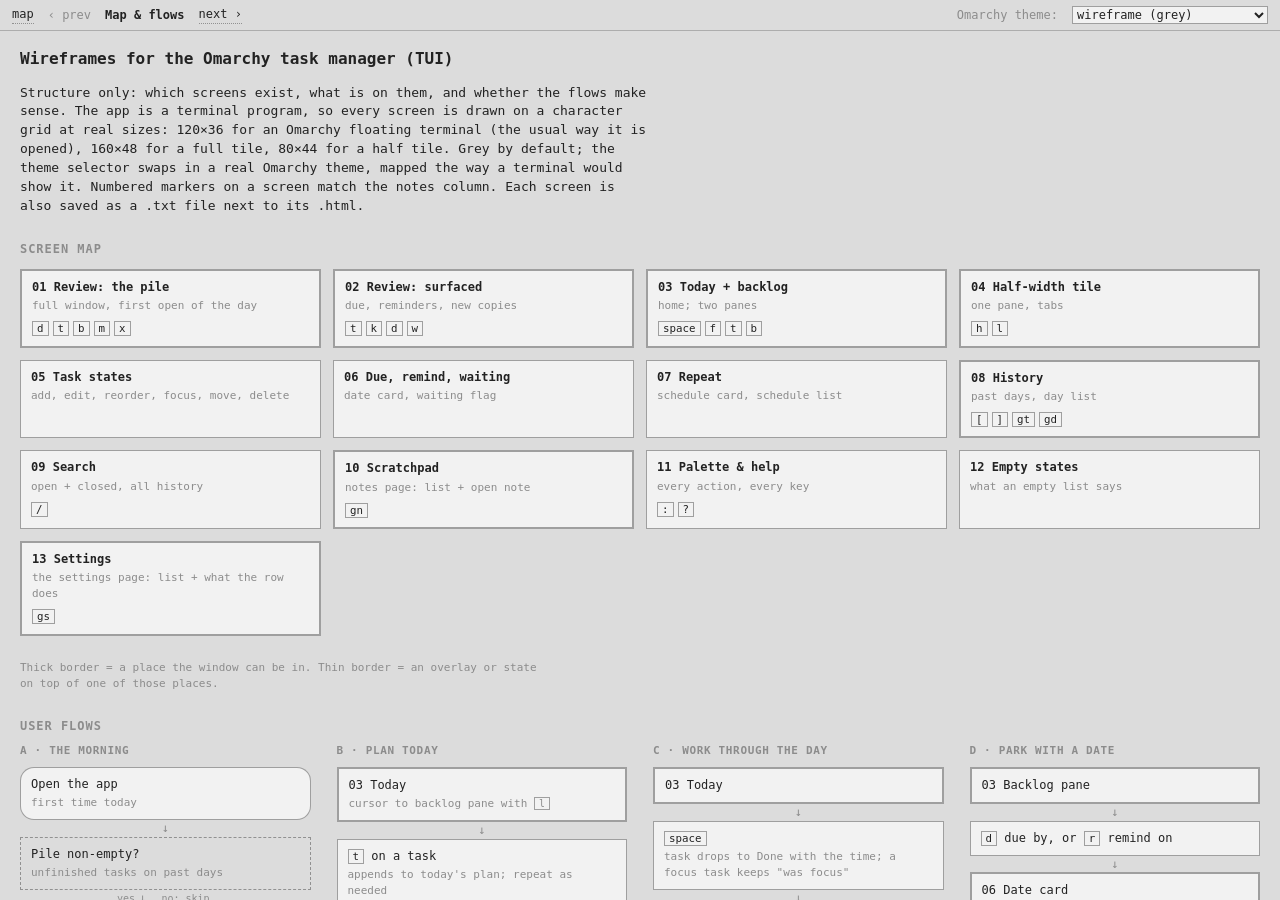
<file: wireframes/index.html>
<!doctype html>
<html><head><meta charset="utf-8"><title>Wireframes: map & flows</title>
<link rel="stylesheet" href="wf.css"><script src="themes.js"></script><script src="wf.js" defer></script></head>
<body>
<div class="stage">
<div class="desktop" style="overflow:auto">
<div class="doc" style="max-width:none">
  <h1>Wireframes for the Omarchy task manager (TUI)</h1>
  <p>Structure only: which screens exist, what is on them, and whether the flows make sense. The app is a terminal program, so every screen is drawn on a character grid at real sizes: 120×36 for an Omarchy floating terminal (the usual way it is opened), 160×48 for a full tile, 80×44 for a half tile. Grey by default; the theme selector swaps in a real Omarchy theme, mapped the way a terminal would show it. Numbered markers on a screen match the notes column. Each screen is also saved as a <code>.txt</code> file next to its <code>.html</code>.</p>

  <h2>Screen map</h2>
  <div class="map">
    <div class="step screen"><a href="01-review.html"><b>01 Review: the pile</b><small>full window, first open of the day</small><div class="keys"><kbd>d</kbd><kbd>t</kbd><kbd>b</kbd><kbd>m</kbd><kbd>x</kbd></div></a></div>
    <div class="step screen"><a href="02-surfaced.html"><b>02 Review: surfaced</b><small>due, reminders, new copies</small><div class="keys"><kbd>t</kbd><kbd>k</kbd><kbd>d</kbd><kbd>w</kbd></div></a></div>
    <div class="step screen"><a href="03-today.html"><b>03 Today + backlog</b><small>home; two panes</small><div class="keys"><kbd>space</kbd><kbd>f</kbd><kbd>t</kbd><kbd>b</kbd></div></a></div>
    <div class="step screen"><a href="04-narrow.html"><b>04 Half-width tile</b><small>one pane, tabs</small><div class="keys"><kbd>h</kbd><kbd>l</kbd></div></a></div>
    <div class="step"><a href="05-task-states.html"><b>05 Task states</b><small>add, edit, reorder, focus, move, delete</small></a></div>
    <div class="step"><a href="06-dates.html"><b>06 Due, remind, waiting</b><small>date card, waiting flag</small></a></div>
    <div class="step"><a href="07-repeat.html"><b>07 Repeat</b><small>schedule card, schedule list</small></a></div>
    <div class="step screen"><a href="08-history.html"><b>08 History</b><small>past days, day list</small><div class="keys"><kbd>[</kbd><kbd>]</kbd><kbd>gt</kbd><kbd>gd</kbd></div></a></div>
    <div class="step"><a href="09-search.html"><b>09 Search</b><small>open + closed, all history</small><div class="keys"><kbd>/</kbd></div></a></div>
    <div class="step screen"><a href="10-scratchpad.html"><b>10 Scratchpad</b><small>notes page: list + open note</small><div class="keys"><kbd>gn</kbd></div></a></div>
    <div class="step"><a href="11-palette-help.html"><b>11 Palette &amp; help</b><small>every action, every key</small><div class="keys"><kbd>:</kbd><kbd>?</kbd></div></a></div>
    <div class="step"><a href="12-empty.html"><b>12 Empty states</b><small>what an empty list says</small></a></div>
    <div class="step screen"><a href="13-settings.html"><b>13 Settings</b><small>the settings page: list + what the row does</small><div class="keys"><kbd>gs</kbd></div></a></div>
  </div>
  <p style="font-size:11px;color:var(--muted)">Thick border = a place the window can be in. Thin border = an overlay or state on top of one of those places.</p>

  <h2>User flows</h2>
  <div class="flows">
    <div class="flow-col"><h3>A · The morning</h3>
      <div class="step end">Open the app<small>first time today</small></div>
      <div class="arrow">↓</div>
      <div class="step decision">Pile non-empty?<small>unfinished tasks on past days</small></div>
      <div class="arrow"><small>yes</small>↓ <small style="margin-left:8px">no: skip</small></div>
      <div class="step screen">01 Pile<small>each: done / today / backlog / move / delete; or esc</small></div>
      <div class="arrow">↓</div>
      <div class="step decision">Due, reminded, or new copies today?</div>
      <div class="arrow"><small>yes</small>↓ <small style="margin-left:8px">no: skip</small></div>
      <div class="step screen">02 Surfaced<small>pull to today, keep, re-date, waiting</small></div>
      <div class="arrow">↓</div>
      <div class="step screen">03 Today<small>plan the day</small></div>
      <div class="note">Both "no": straight to 03. Escape from 01 or 02 lands on 03 with the pile intact and the alert count showing.</div>
    </div>
    <div class="flow-col"><h3>B · Plan today</h3>
      <div class="step screen">03 Today<small>cursor to backlog pane with <kbd>l</kbd></small></div>
      <div class="arrow">↓</div>
      <div class="step"><kbd>t</kbd> on a task<small>appends to today's plan; repeat as needed</small></div>
      <div class="arrow">↓</div>
      <div class="step"><kbd>h</kbd> back, <kbd>a</kbd><small>type new tasks, Enter after each</small></div>
      <div class="arrow">↓</div>
      <div class="step"><kbd>J</kbd> <kbd>K</kbd><small>order the plan by hand</small></div>
      <div class="arrow">↓</div>
      <div class="step"><kbd>f</kbd> on one to three<small>they move up to Focus</small></div>
      <div class="arrow">↓</div>
      <div class="step end">Day is planned</div>
    </div>
    <div class="flow-col"><h3>C · Work through the day</h3>
      <div class="step screen">03 Today</div>
      <div class="arrow">↓</div>
      <div class="step"><kbd>space</kbd><small>task drops to Done with the time; a focus task keeps "was focus"</small></div>
      <div class="arrow">↓</div>
      <div class="step"><kbd>m</kbd><small>task leaves a [→] pointer in today's Moved group</small></div>
      <div class="arrow">↓</div>
      <div class="step"><kbd>gn</kbd><small>switches to the Notes page</small></div>
      <div class="arrow">↓</div>
      <div class="step screen">10 Scratchpad<small><kbd>a</kbd> new note, type</small></div>
      <div class="arrow">↓</div>
      <div class="step"><kbd>q</kbd> or close the window<small>everything is already saved</small></div>
      <div class="arrow">↓</div>
      <div class="step"><kbd>x</kbd> when used up<small>undo toast, no confirm</small></div>
    </div>
    <div class="flow-col"><h3>D · Park with a date</h3>
      <div class="step screen">03 Backlog pane</div>
      <div class="arrow">↓</div>
      <div class="step"><kbd>d</kbd> due by, or <kbd>r</kbd> remind on</div>
      <div class="arrow">↓</div>
      <div class="step screen">06 Date card<small>type, quick pick, or calendar; Enter</small></div>
      <div class="arrow">↓</div>
      <div class="step">Chip on the row<small>task stays in the backlog</small></div>
      <div class="arrow">↓ <small>mornings pass</small></div>
      <div class="step screen">02 Surfaced<small>shows up on its date; <kbd>t</kbd> pulls, <kbd>k</kbd> keeps</small></div>
    </div>
    <div class="flow-col"><h3>D2 · Wait on someone</h3>
      <div class="step screen">03 Backlog pane</div>
      <div class="arrow">↓</div>
      <div class="step"><kbd>w</kbd><small>row moves under Waiting</small></div>
      <div class="arrow">↓</div>
      <div class="step">Not nagged<small>never in the due group; a reminder still shows, dimmed</small></div>
      <div class="arrow">↓</div>
      <div class="step"><kbd>w</kbd> again<small>back to the ordinary backlog</small></div>
    </div>
    <div class="flow-col"><h3>E · Recurring task</h3>
      <div class="step">Any task, <kbd>R</kbd></div>
      <div class="arrow">↓</div>
      <div class="step screen">07 Repeat card<small>pick a rule, preview next dates, Enter</small></div>
      <div class="arrow">↓</div>
      <div class="step">Each scheduled morning<small>fresh copy at the end of that day's plan</small></div>
      <div class="arrow">↓</div>
      <div class="step">Copy is ordinary<small>close, move, focus; <kbd>e</kbd> asks "this copy / future copies"</small></div>
      <div class="arrow">↓</div>
      <div class="step decision">Not closed that day?</div>
      <div class="arrow"><small>yes</small>↓</div>
      <div class="step screen">01 Pile<small>handled like any task</small></div>
      <div class="note">Rule or title edits: future copies only. Stopping the rule: existing copies stay. All rules are listed at the bottom of the backlog pane.</div>
    </div>
    <div class="flow-col"><h3>F · Look back</h3>
      <div class="step screen">03 Today</div>
      <div class="arrow">↓</div>
      <div class="step"><kbd>[</kbd> repeatedly, or <kbd>gd</kbd><small>day pane steps back; backlog pane becomes a day list</small></div>
      <div class="arrow">↓</div>
      <div class="step screen">08 Past day<small>the same groups as today: open ones "on the pile", Done with times, Moved pointing at where they went</small></div>
      <div class="arrow">↓</div>
      <div class="step"><kbd>gt</kbd><small>back to today</small></div>
    </div>
    <div class="flow-col"><h3>F2 · Find something closed</h3>
      <div class="step">Anywhere, <kbd>/</kbd></div>
      <div class="arrow">↓</div>
      <div class="step screen">09 Search<small>type; open tasks first, then closed with their day</small></div>
      <div class="arrow">↓</div>
      <div class="step"><kbd>⏎</kbd> jump to that day (08)<small>or <kbd>alt-t</kbd> re-add as a new task on today</small></div>
    </div>
    <div class="flow-col"><h3>G · Floating or tiled</h3>
      <div class="step">Keybind opens a floating terminal<small>~120×36, centred; or tile it and it fills</small></div>
      <div class="arrow">↓</div>
      <div class="step">Tiled under 100 columns</div>
      <div class="arrow">↓</div>
      <div class="step screen">04 Tabs<small>Today · Backlog · Notes</small></div>
      <div class="arrow">↓</div>
      <div class="step">Same keys<small><kbd>h</kbd>/<kbd>l</kbd> switch tabs instead of panes; <kbd>t</kbd> still pulls</small></div>
      <div class="arrow">↓</div>
      <div class="step">Widen the tile<small>panes come back, nothing else changes</small></div>
    </div>
  </div>

  <h2>Legend</h2>
  <table>
    <tr><th>Mark</th><th>Meaning</th></tr>
    <tr><td>[ ] / [x]</td><td>open / closed task. Focus items are bold.</td></tr>
    <tr><td>highlighted row</td><td>cursor row, drawn with the terminal's selection colour so chips keep their own colour</td></tr>
    <tr><td>[due 12 Sep] / [due 3 Sep · 2 days over]</td><td>due by; overdue uses the theme's red</td></tr>
    <tr><td>[◷ 1 Oct]</td><td>remind on; theme cyan</td></tr>
    <tr><td>[waiting]</td><td>waiting flag; theme magenta, row dimmed</td></tr>
    <tr><td>[↻ every Fri]</td><td>copy of a recurring task</td></tr>
    <tr><td>[→] with "to today" / "to Wed 3 Sep" / "to backlog"</td><td>under a day's Moved group: the task was planned here and later moved; the right side says where it is now</td></tr>
    <tr><td>was focus</td><td>on a closed row: the task was in Focus when it was closed</td></tr>
    <tr><td>─ │ ┌ ┐ box drawing</td><td>pane dividers and popup boxes, dimmed; popup border in accent</td></tr>
    <tr><td>bottom line</td><td>hint bar for the focused pane, always visible</td></tr>
  </table>
</div>
</div>
</div>
</body></html>
</file>
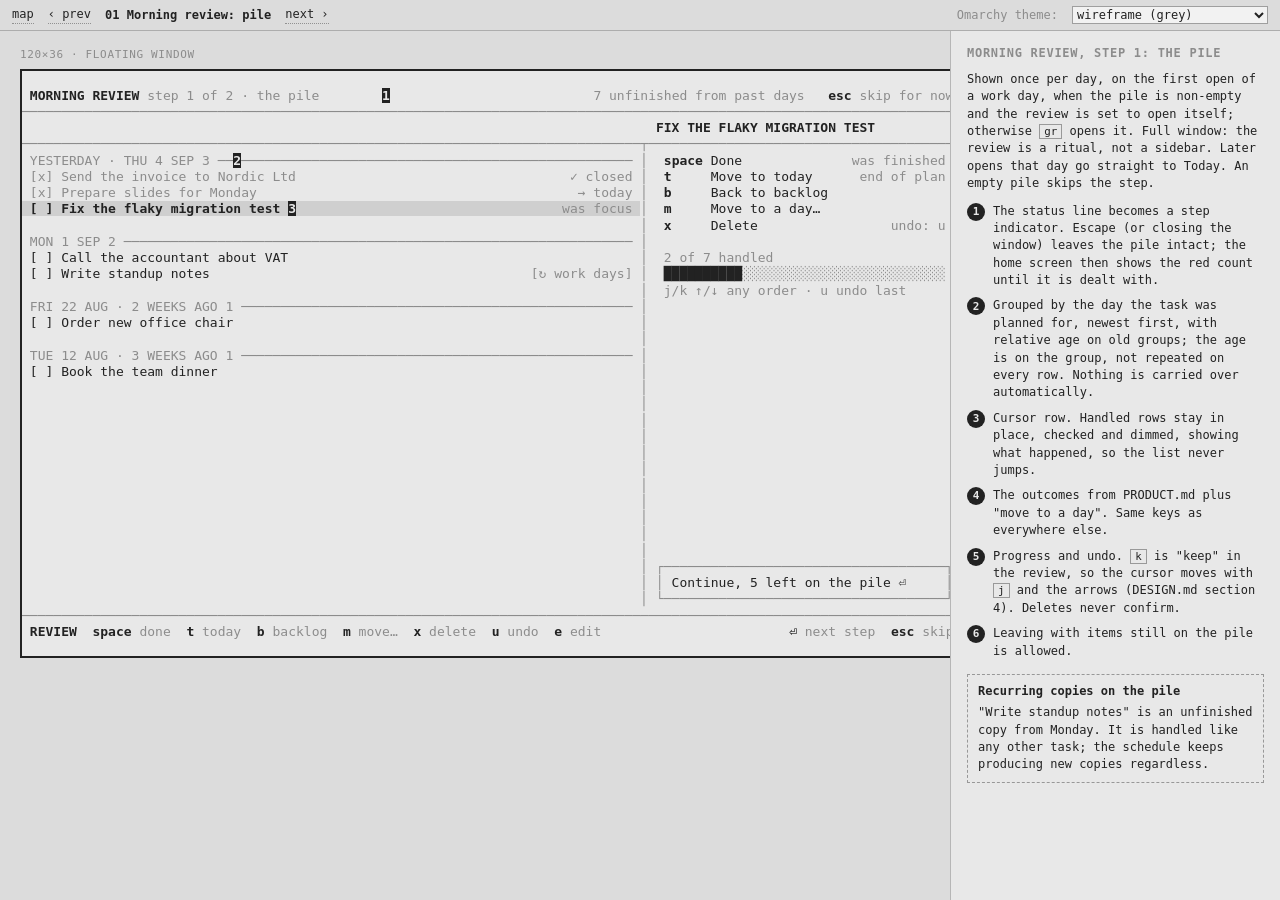
<file: wireframes/01-review.html>
<!doctype html>
<html><head><meta charset="utf-8"><title>Morning review: the pile</title>
<link rel="stylesheet" href="wf.css"><script src="themes.js"></script><script src="wf.js" defer></script></head>
<body>
<div class="stage">
<div class="desktop">
<div class="shot"><div class="lbl">120×36 · floating window</div><pre class="tui" style="width:120ch">                                                                                                                        
 <span class="b">MORNING REVIEW</span> <span class="d">step 1 of 2 · the pile</span>        <span class="n">1</span>                          <span class="d">7 unfinished from past days</span>   <span class="k">esc</span> <span class="d">skip for now</span> 
<span class="d">────────────────────────────────────────────────────────────────────────────────────────────────────────────────────────</span>
                                                                                 <span class="b">FIX THE FLAKY MIGRATION TEST</span>          <span class="n">4</span>
<span class="d">───────────────────────────────────────────────────────────────────────────────┬────────────────────────────────────────</span>
 <span class="d">YESTERDAY · THU 4 SEP 3</span> <span class="d">──</span><span class="n">2</span><span class="d">──────────────────────────────────────────────────</span> <span class="d">│</span>  <span class="k">space</span> Done              <span class="d">was finished</span>  
 <span class="d">[x]</span> <span class="d">Send the invoice to Nordic Ltd</span>                                   <span class="d">✓ closed</span> <span class="d">│</span>  <span class="k">t</span>     Move to today      <span class="d">end of plan</span>  
 <span class="d">[x]</span> <span class="d">Prepare slides for Monday</span>                                         <span class="d">→ today</span> <span class="d">│</span>  <span class="k">b</span>     Back to backlog                 
<span class="c"> </span><span class="b c">[ ]</span><span class="c"> </span><span class="b c">Fix the flaky migration test</span><span class="c"> </span><span class="n">3</span><span class="c">                                  </span><span class="d c">was focus</span><span class="c"> </span><span class="d">│</span>  <span class="k">m</span>     Move to a day…                  
                                                                               <span class="d">│</span>  <span class="k">x</span>     Delete                 <span class="d">undo: u</span>  
 <span class="d">MON 1 SEP 2</span> <span class="d">─────────────────────────────────────────────────────────────────</span> <span class="d">│</span>                                        
 [ ] Call the accountant about VAT                                             <span class="d">│</span>  <span class="d">2 of 7 handled</span>                       <span class="n">5</span>
 [ ] Write standup notes                                         <span class="d">[↻ work days]</span> <span class="d">│</span>  <span class="A">██████████</span><span class="d">░░░░░░░░░░░░░░░░░░░░░░░░░░</span>  
                                                                               <span class="d">│</span>  <span class="d">j/k ↑/↓ any order · u undo last</span>       
 <span class="d">FRI 22 AUG · 2 WEEKS AGO 1</span> <span class="d">──────────────────────────────────────────────────</span> <span class="d">│</span>                                        
 [ ] Order new office chair                                                    <span class="d">│</span>                                        
                                                                               <span class="d">│</span>                                        
 <span class="d">TUE 12 AUG · 3 WEEKS AGO 1</span> <span class="d">──────────────────────────────────────────────────</span> <span class="d">│</span>                                        
 [ ] Book the team dinner                                                      <span class="d">│</span>                                        
                                                                               <span class="d">│</span>                                        
                                                                               <span class="d">│</span>                                        
                                                                               <span class="d">│</span>                                        
                                                                               <span class="d">│</span>                                        
                                                                               <span class="d">│</span>                                        
                                                                               <span class="d">│</span>                                        
                                                                               <span class="d">│</span>                                        
                                                                               <span class="d">│</span>                                        
                                                                               <span class="d">│</span>                                        
                                                                               <span class="d">│</span>                                        
                                                                               <span class="d">│</span>                                       <span class="n">6</span>
                                                                               <span class="d">│</span> <span class="d">┌────────────────────────────────────┐</span> 
                                                                               <span class="d">│</span> <span class="d">│</span> Continue, 5 left on the pile ⏎     <span class="d">│</span> 
                                                                               <span class="d">│</span> <span class="d">└────────────────────────────────────┘</span> 
<span class="d">────────────────────────────────────────────────────────────────────────────────────────────────────────────────────────</span>
 <span class="b">REVIEW</span>  <span class="k">space</span> <span class="d">done</span>  <span class="k">t</span> <span class="d">today</span>  <span class="k">b</span> <span class="d">backlog</span>  <span class="k">m</span> <span class="d">move…</span>  <span class="k">x</span> <span class="d">delete</span>  <span class="k">u</span> <span class="d">undo</span>  <span class="k">e</span> <span class="d">edit</span>                        <span class="k">⏎</span> <span class="d">next step</span>  <span class="k">esc</span> <span class="d">skip</span> 
                                                                                                                        </pre></div>
</div>
<aside class="notes">
<h2>Morning review, step 1: the pile</h2>
<p>Shown once per day, on the first open of a work day, when the pile is non-empty and the review is set to open itself; otherwise <kbd>gr</kbd> opens it. Full window: the review is a ritual, not a sidebar. Later opens that day go straight to Today. An empty pile skips the step.</p>
<ol>
<li>The status line becomes a step indicator. Escape (or closing the window) leaves the pile intact; the home screen then shows the red count until it is dealt with.</li>
<li>Grouped by the day the task was planned for, newest first, with relative age on old groups; the age is on the group, not repeated on every row. Nothing is carried over automatically.</li>
<li>Cursor row. Handled rows stay in place, checked and dimmed, showing what happened, so the list never jumps.</li>
<li>The outcomes from PRODUCT.md plus "move to a day". Same keys as everywhere else.</li>
<li>Progress and undo. <kbd>k</kbd> is "keep" in the review, so the cursor moves with <kbd>j</kbd> and the arrows (DESIGN.md section 4). Deletes never confirm.</li>
<li>Leaving with items still on the pile is allowed.</li>
</ol>
<div class="flow"><b>Recurring copies on the pile</b>"Write standup notes" is an unfinished copy from Monday. It is handled like any other task; the schedule keeps producing new copies regardless.</div>
</aside>
</div>
</body></html>
</file>
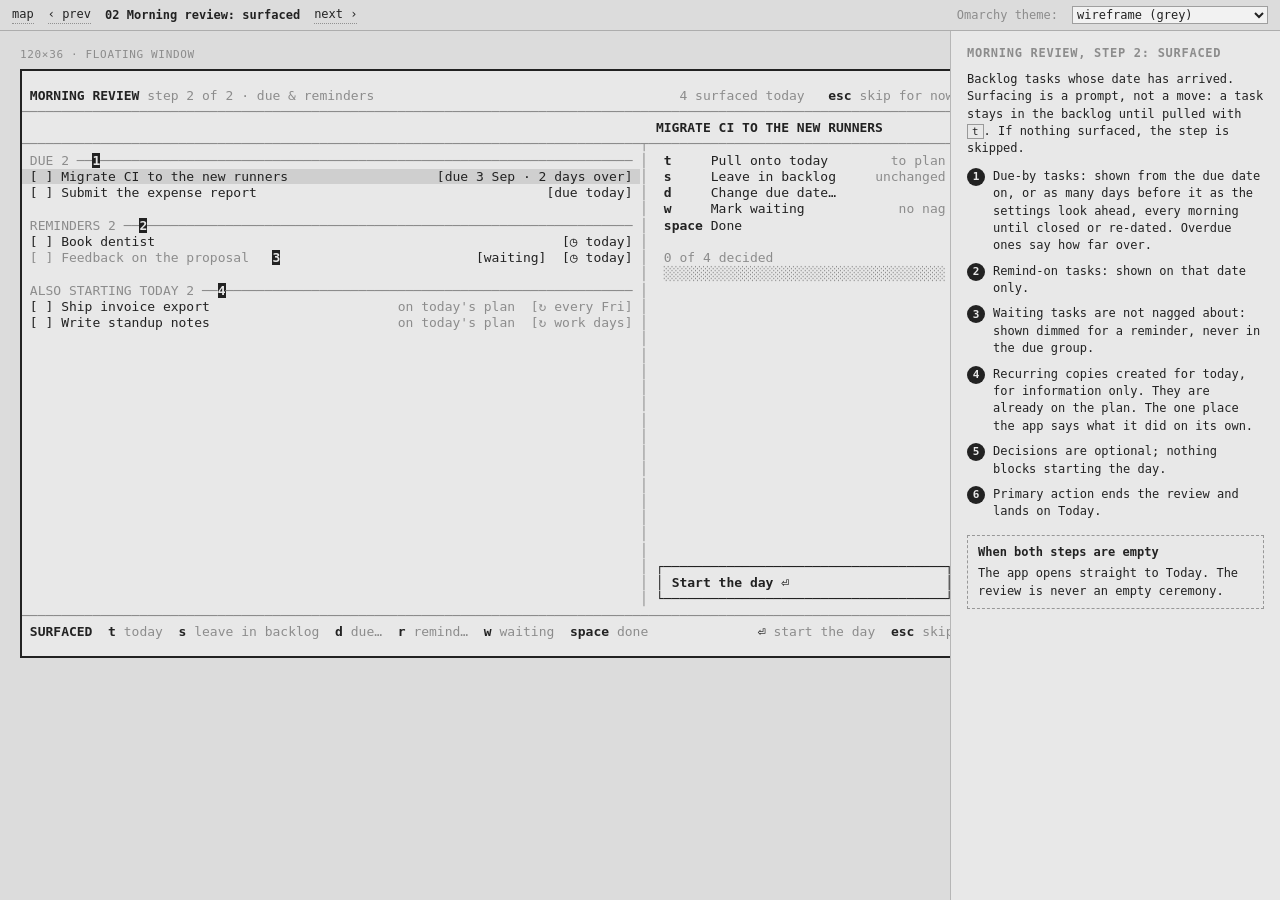
<file: wireframes/02-surfaced.html>
<!doctype html>
<html><head><meta charset="utf-8"><title>Morning review: surfaced</title>
<link rel="stylesheet" href="wf.css"><script src="themes.js"></script><script src="wf.js" defer></script></head>
<body>
<div class="stage">
<div class="desktop">
<div class="shot"><div class="lbl">120×36 · floating window</div><pre class="tui" style="width:120ch">                                                                                                                        
 <span class="b">MORNING REVIEW</span> <span class="d">step 2 of 2 · due &amp; reminders</span>                                       <span class="d">4 surfaced today</span>   <span class="k">esc</span> <span class="d">skip for now</span> 
<span class="d">────────────────────────────────────────────────────────────────────────────────────────────────────────────────────────</span>
                                                                                 <span class="b">MIGRATE CI TO THE NEW RUNNERS</span>         <span class="n">5</span>
<span class="d">───────────────────────────────────────────────────────────────────────────────┬────────────────────────────────────────</span>
 <span class="d">DUE 2</span> <span class="d">──</span><span class="n">1</span><span class="d">────────────────────────────────────────────────────────────────────</span> <span class="d">│</span>  <span class="k">t</span>     Pull onto today        <span class="d">to plan</span>  
<span class="c"> [ ] Migrate CI to the new runners                   </span><span class="R c">[due 3 Sep · 2 days over]</span><span class="c"> </span><span class="d">│</span>  <span class="k">s</span>     Leave in backlog     <span class="d">unchanged</span>  
 [ ] Submit the expense report                                     <span class="Y">[due today]</span> <span class="d">│</span>  <span class="k">d</span>     Change due date…                
                                                                               <span class="d">│</span>  <span class="k">w</span>     Mark waiting            <span class="d">no nag</span>  
 <span class="d">REMINDERS 2</span> <span class="d">──</span><span class="n">2</span><span class="d">──────────────────────────────────────────────────────────────</span> <span class="d">│</span>  <span class="k">space</span> Done                            
 [ ] Book dentist                                                    <span class="C">[◷ today]</span> <span class="d">│</span>                                        
 <span class="d">[ ]</span> <span class="d">Feedback on the proposal</span>   <span class="n">3</span>                         <span class="M">[waiting]</span>  <span class="C">[◷ today]</span> <span class="d">│</span>  <span class="d">0 of 4 decided</span>                        
                                                                               <span class="d">│</span>  <span class="d">░░░░░░░░░░░░░░░░░░░░░░░░░░░░░░░░░░░░</span>  
 <span class="d">ALSO STARTING TODAY 2</span> <span class="d">──</span><span class="n">4</span><span class="d">────────────────────────────────────────────────────</span> <span class="d">│</span>                                        
 [ ] Ship invoice export                        <span class="d">on today&#x27;s plan</span>  <span class="d">[↻ every Fri]</span> <span class="d">│</span>                                        
 [ ] Write standup notes                        <span class="d">on today&#x27;s plan</span>  <span class="d">[↻ work days]</span> <span class="d">│</span>                                        
                                                                               <span class="d">│</span>                                        
                                                                               <span class="d">│</span>                                        
                                                                               <span class="d">│</span>                                        
                                                                               <span class="d">│</span>                                        
                                                                               <span class="d">│</span>                                        
                                                                               <span class="d">│</span>                                        
                                                                               <span class="d">│</span>                                        
                                                                               <span class="d">│</span>                                        
                                                                               <span class="d">│</span>                                        
                                                                               <span class="d">│</span>                                        
                                                                               <span class="d">│</span>                                        
                                                                               <span class="d">│</span>                                        
                                                                               <span class="d">│</span>                                        
                                                                               <span class="d">│</span>                                       <span class="n">6</span>
                                                                               <span class="d">│</span> <span class="A">┌────────────────────────────────────┐</span> 
                                                                               <span class="d">│</span> <span class="A">│</span> <span class="A b">Start the day ⏎</span>                    <span class="A">│</span> 
                                                                               <span class="d">│</span> <span class="A">└────────────────────────────────────┘</span> 
<span class="d">────────────────────────────────────────────────────────────────────────────────────────────────────────────────────────</span>
 <span class="b">SURFACED</span>  <span class="k">t</span> <span class="d">today</span>  <span class="k">s</span> <span class="d">leave in backlog</span>  <span class="k">d</span> <span class="d">due…</span>  <span class="k">r</span> <span class="d">remind…</span>  <span class="k">w</span> <span class="d">waiting</span>  <span class="k">space</span> <span class="d">done</span>              <span class="k">⏎</span> <span class="d">start the day</span>  <span class="k">esc</span> <span class="d">skip</span> 
                                                                                                                        </pre></div>
</div>
<aside class="notes">
<h2>Morning review, step 2: surfaced</h2>
<p>Backlog tasks whose date has arrived. Surfacing is a prompt, not a move: a task stays in the backlog until pulled with <kbd>t</kbd>. If nothing surfaced, the step is skipped.</p>
<ol>
<li>Due-by tasks: shown from the due date on, or as many days before it as the settings look ahead, every morning until closed or re-dated. Overdue ones say how far over.</li>
<li>Remind-on tasks: shown on that date only.</li>
<li>Waiting tasks are not nagged about: shown dimmed for a reminder, never in the due group.</li>
<li>Recurring copies created for today, for information only. They are already on the plan. The one place the app says what it did on its own.</li>
<li>Decisions are optional; nothing blocks starting the day.</li>
<li>Primary action ends the review and lands on Today.</li>
</ol>
<div class="flow"><b>When both steps are empty</b>The app opens straight to Today. The review is never an empty ceremony.</div>
</aside>
</div>
</body></html>
</file>
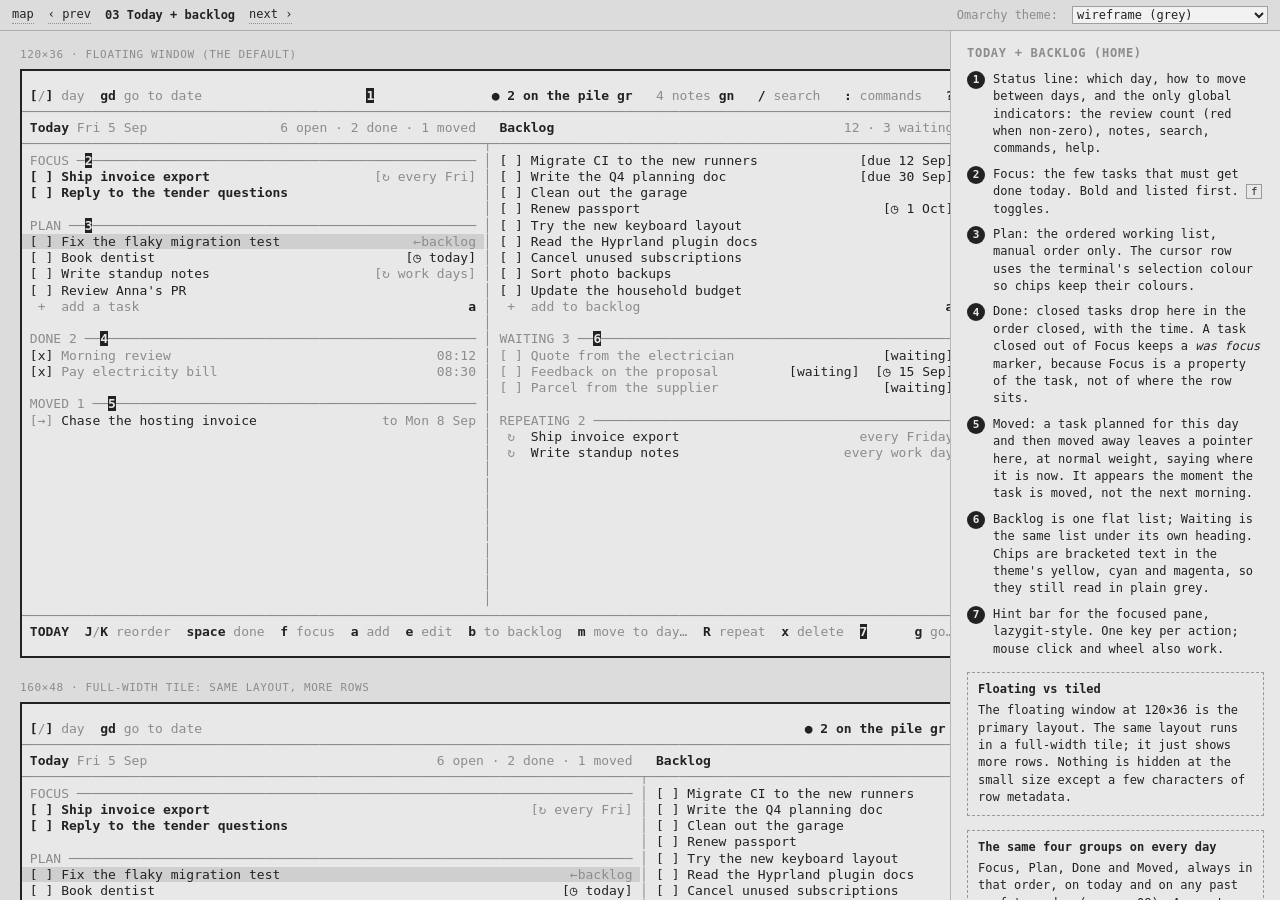
<file: wireframes/03-today.html>
<!doctype html>
<html><head><meta charset="utf-8"><title>Today + backlog</title>
<link rel="stylesheet" href="wf.css"><script src="themes.js"></script><script src="wf.js" defer></script></head>
<body>
<div class="stage">
<div class="desktop">
<div class="shot"><div class="lbl">120×36 · floating window (the default)</div><pre class="tui" style="width:120ch">                                                                                                                        
 <span class="k">[</span><span class="d">/</span><span class="k">]</span> <span class="d">day</span>  <span class="k">gd</span> <span class="d">go to date</span>                     <span class="n">1</span>               <span class="R b">● 2 on the pile</span> <span class="k">gr</span>   <span class="d">4 notes</span> <span class="k">gn</span>   <span class="k">/</span> <span class="d">search</span>   <span class="k">:</span> <span class="d">commands</span>   <span class="k">?</span> 
<span class="d">────────────────────────────────────────────────────────────────────────────────────────────────────────────────────────</span>
 <span class="A b">Today</span> <span class="d">Fri 5 Sep</span>                 <span class="d">6 open · 2 done · 1 moved</span>   <span class="b">Backlog</span>                                     <span class="d">12 · 3 waiting</span> 
<span class="d">───────────────────────────────────────────────────────────┬────────────────────────────────────────────────────────────</span>
 <span class="d">FOCUS</span> <span class="d">─</span><span class="n">2</span><span class="d">─────────────────────────────────────────────────</span> <span class="d">│</span> [ ] Migrate CI to the new runners             <span class="Y">[due 12 Sep]</span> 
 <span class="b">[ ]</span> <span class="b">Ship invoice export</span>                     <span class="d">[↻ every Fri]</span> <span class="d">│</span> [ ] Write the Q4 planning doc                 <span class="Y">[due 30 Sep]</span> 
 <span class="b">[ ]</span> <span class="b">Reply to the tender questions</span>                         <span class="d">│</span> [ ] Clean out the garage                                   
                                                           <span class="d">│</span> [ ] Renew passport                               <span class="C">[◷ 1 Oct]</span> 
 <span class="d">PLAN</span> <span class="d">──</span><span class="n">3</span><span class="d">─────────────────────────────────────────────────</span> <span class="d">│</span> [ ] Try the new keyboard layout                            
<span class="c"> [ ] Fix the flaky migration test                 </span><span class="d c">←backlog</span><span class="c"> </span><span class="d">│</span> [ ] Read the Hyprland plugin docs                          
 [ ] Book dentist                                <span class="C">[◷ today]</span> <span class="d">│</span> [ ] Cancel unused subscriptions                            
 [ ] Write standup notes                     <span class="d">[↻ work days]</span> <span class="d">│</span> [ ] Sort photo backups                                     
 [ ] Review Anna&#x27;s PR                                      <span class="d">│</span> [ ] Update the household budget                            
 <span class="d"> +  add a task</span>                                          <span class="k">a</span> <span class="d">│</span> <span class="d"> +  add to backlog</span>                                       <span class="k">a</span> 
                                                           <span class="d">│</span>                                                            
 <span class="d">DONE 2</span> <span class="d">──</span><span class="n">4</span><span class="d">───────────────────────────────────────────────</span> <span class="d">│</span> <span class="d">WAITING 3</span> <span class="d">──</span><span class="n">6</span><span class="d">─────────────────────────────────────────────</span> 
 <span class="G">[x]</span> <span class="d">Morning review</span>                                  <span class="d">08:12</span> <span class="d">│</span> <span class="d">[ ]</span> <span class="d">Quote from the electrician</span>                   <span class="M">[waiting]</span> 
 <span class="G">[x]</span> <span class="d">Pay electricity bill</span>                            <span class="d">08:30</span> <span class="d">│</span> <span class="d">[ ]</span> <span class="d">Feedback on the proposal</span>         <span class="M">[waiting]</span>  <span class="C">[◷ 15 Sep]</span> 
                                                           <span class="d">│</span> <span class="d">[ ]</span> <span class="d">Parcel from the supplier</span>                     <span class="M">[waiting]</span> 
 <span class="d">MOVED 1</span> <span class="d">──</span><span class="n">5</span><span class="d">──────────────────────────────────────────────</span> <span class="d">│</span>                                                            
 <span class="d">[→]</span> Chase the hosting invoice                <span class="d">to Mon 8 Sep</span> <span class="d">│</span> <span class="d">REPEATING 2</span> <span class="d">──────────────────────────────────────────────</span> 
                                                           <span class="d">│</span> <span class="d"> ↻ </span> Ship invoice export                       <span class="d">every Friday</span> 
                                                           <span class="d">│</span> <span class="d"> ↻ </span> Write standup notes                     <span class="d">every work day</span> 
                                                           <span class="d">│</span>                                                            
                                                           <span class="d">│</span>                                                            
                                                           <span class="d">│</span>                                                            
                                                           <span class="d">│</span>                                                            
                                                           <span class="d">│</span>                                                            
                                                           <span class="d">│</span>                                                            
                                                           <span class="d">│</span>                                                            
                                                           <span class="d">│</span>                                                            
                                                           <span class="d">│</span>                                                            
<span class="d">────────────────────────────────────────────────────────────────────────────────────────────────────────────────────────</span>
 <span class="b">TODAY</span>  <span class="k">J</span><span class="d">/</span><span class="k">K</span> <span class="d">reorder</span>  <span class="k">space</span> <span class="d">done</span>  <span class="k">f</span> <span class="d">focus</span>  <span class="k">a</span> <span class="d">add</span>  <span class="k">e</span> <span class="d">edit</span>  <span class="k">b</span> <span class="d">to backlog</span>  <span class="k">m</span> <span class="d">move to day…</span>  <span class="k">R</span> <span class="d">repeat</span>  <span class="k">x</span> <span class="d">delete</span>  <span class="n">7</span>      <span class="k">g</span> <span class="d">go…</span> 
                                                                                                                        </pre></div>
<div class="shot"><div class="lbl">160×48 · full-width tile: same layout, more rows</div><pre class="tui" style="width:160ch">                                                                                                                                                                
 <span class="k">[</span><span class="d">/</span><span class="k">]</span> <span class="d">day</span>  <span class="k">gd</span> <span class="d">go to date</span>                                                                             <span class="R b">● 2 on the pile</span> <span class="k">gr</span>   <span class="d">4 notes</span> <span class="k">gn</span>   <span class="k">/</span> <span class="d">search</span>   <span class="k">:</span> <span class="d">commands</span>   <span class="k">?</span> 
<span class="d">────────────────────────────────────────────────────────────────────────────────────────────────────────────────────────────────────────────────────────────────</span>
 <span class="A b">Today</span> <span class="d">Fri 5 Sep</span>                                     <span class="d">6 open · 2 done · 1 moved</span>   <span class="b">Backlog</span>                                                         <span class="d">12 · 3 waiting</span> 
<span class="d">───────────────────────────────────────────────────────────────────────────────┬────────────────────────────────────────────────────────────────────────────────</span>
 <span class="d">FOCUS</span> <span class="d">───────────────────────────────────────────────────────────────────────</span> <span class="d">│</span> [ ] Migrate CI to the new runners                                 <span class="Y">[due 12 Sep]</span> 
 <span class="b">[ ]</span> <span class="b">Ship invoice export</span>                                         <span class="d">[↻ every Fri]</span> <span class="d">│</span> [ ] Write the Q4 planning doc                                     <span class="Y">[due 30 Sep]</span> 
 <span class="b">[ ]</span> <span class="b">Reply to the tender questions</span>                                             <span class="d">│</span> [ ] Clean out the garage                                                       
                                                                               <span class="d">│</span> [ ] Renew passport                                                   <span class="C">[◷ 1 Oct]</span> 
 <span class="d">PLAN</span> <span class="d">────────────────────────────────────────────────────────────────────────</span> <span class="d">│</span> [ ] Try the new keyboard layout                                                
<span class="c"> [ ] Fix the flaky migration test                                     </span><span class="d c">←backlog</span><span class="c"> </span><span class="d">│</span> [ ] Read the Hyprland plugin docs                                              
 [ ] Book dentist                                                    <span class="C">[◷ today]</span> <span class="d">│</span> [ ] Cancel unused subscriptions                                                
 [ ] Write standup notes                                         <span class="d">[↻ work days]</span> <span class="d">│</span> [ ] Sort photo backups                                                         
 [ ] Review Anna&#x27;s PR                                                          <span class="d">│</span> [ ] Update the household budget                                                
 <span class="d"> +  add a task</span>                                                              <span class="k">a</span> <span class="d">│</span> <span class="d"> +  add to backlog</span>                                                           <span class="k">a</span> 
                                                                               <span class="d">│</span>                                                                                
 <span class="d">DONE 2</span> <span class="d">──────────────────────────────────────────────────────────────────────</span> <span class="d">│</span> <span class="d">WAITING 3</span> <span class="d">────────────────────────────────────────────────────────────────────</span> 
 <span class="G">[x]</span> <span class="d">Morning review</span>                                                      <span class="d">08:12</span> <span class="d">│</span> <span class="d">[ ]</span> <span class="d">Quote from the electrician</span>                                       <span class="M">[waiting]</span> 
 <span class="G">[x]</span> <span class="d">Pay electricity bill</span>                                                <span class="d">08:30</span> <span class="d">│</span> <span class="d">[ ]</span> <span class="d">Feedback on the proposal</span>                             <span class="M">[waiting]</span>  <span class="C">[◷ 15 Sep]</span> 
                                                                               <span class="d">│</span> <span class="d">[ ]</span> <span class="d">Parcel from the supplier</span>                                         <span class="M">[waiting]</span> 
 <span class="d">MOVED 1</span> <span class="d">─────────────────────────────────────────────────────────────────────</span> <span class="d">│</span>                                                                                
 <span class="d">[→]</span> Chase the hosting invoice                                    <span class="d">to Mon 8 Sep</span> <span class="d">│</span> <span class="d">REPEATING 2</span> <span class="d">──────────────────────────────────────────────────────────────────</span> 
                                                                               <span class="d">│</span> <span class="d"> ↻ </span> Ship invoice export                                           <span class="d">every Friday</span> 
                                                                               <span class="d">│</span> <span class="d"> ↻ </span> Write standup notes                                         <span class="d">every work day</span> 
                                                                               <span class="d">│</span>                                                                                
                                                                               <span class="d">│</span>                                                                                
                                                                               <span class="d">│</span>                                                                                
                                                                               <span class="d">│</span>                                                                                
                                                                               <span class="d">│</span>                                                                                
                                                                               <span class="d">│</span>                                                                                
                                                                               <span class="d">│</span>                                                                                
                                                                               <span class="d">│</span>                                                                                
                                                                               <span class="d">│</span>                                                                                
                                                                               <span class="d">│</span>                                                                                
                                                                               <span class="d">│</span>                                                                                
                                                                               <span class="d">│</span>                                                                                
                                                                               <span class="d">│</span>                                                                                
                                                                               <span class="d">│</span>                                                                                
                                                                               <span class="d">│</span>                                                                                
                                                                               <span class="d">│</span>                                                                                
                                                                               <span class="d">│</span>                                                                                
                                                                               <span class="d">│</span>                                                                                
                                                                               <span class="d">│</span>                                                                                
                                                                               <span class="d">│</span>                                                                                
                                                                               <span class="d">│</span>                                                                                
<span class="d">────────────────────────────────────────────────────────────────────────────────────────────────────────────────────────────────────────────────────────────────</span>
 <span class="b">TODAY</span>  <span class="k">J</span><span class="d">/</span><span class="k">K</span> <span class="d">reorder</span>  <span class="k">space</span> <span class="d">done</span>  <span class="k">f</span> <span class="d">focus</span>  <span class="k">a</span> <span class="d">add</span>  <span class="k">e</span> <span class="d">edit</span>  <span class="k">b</span> <span class="d">to backlog</span>  <span class="k">m</span> <span class="d">move to day…</span>  <span class="k">R</span> <span class="d">repeat</span>  <span class="k">x</span> <span class="d">delete</span>                                   <span class="k">tab h</span><span class="d">/</span><span class="k">l</span> <span class="d">pane</span>  <span class="k">g</span> <span class="d">go…</span> 
                                                                                                                                                                </pre></div>
</div>
<aside class="notes">
<h2>Today + backlog (home)</h2>
<ol>
<li>Status line: which day, how to move between days, and the only global indicators: the review count (red when non-zero), notes, search, commands, help.</li>
<li>Focus: the few tasks that must get done today. Bold and listed first. <kbd>f</kbd> toggles.</li>
<li>Plan: the ordered working list, manual order only. The cursor row uses the terminal's selection colour so chips keep their colours.</li>
<li>Done: closed tasks drop here in the order closed, with the time. A task closed out of Focus keeps a <em>was focus</em> marker, because Focus is a property of the task, not of where the row sits.</li>
<li>Moved: a task planned for this day and then moved away leaves a pointer here, at normal weight, saying where it is now. It appears the moment the task is moved, not the next morning.</li>
<li>Backlog is one flat list; Waiting is the same list under its own heading. Chips are bracketed text in the theme's yellow, cyan and magenta, so they still read in plain grey.</li>
<li>Hint bar for the focused pane, lazygit-style. One key per action; mouse click and wheel also work.</li>
</ol>
<div class="flow"><b>Floating vs tiled</b>The floating window at 120×36 is the primary layout. The same layout runs in a full-width tile; it just shows more rows. Nothing is hidden at the small size except a few characters of row metadata.</div>
<div class="flow"><b>The same four groups on every day</b>Focus, Plan, Done and Moved, always in that order, on today and on any past or future day (screen 08). An empty group is not drawn, which is why today usually has no Moved group and a finished past day usually has no Focus group. Nothing about a day is re-arranged when it stops being today.</div>
<div class="flow"><b>Open and close at will</b>Every change is written immediately. Quitting with <kbd>q</kbd> or closing the window never asks anything, and reopening lands where you were.</div>
</aside>
</div>
</body></html>
</file>
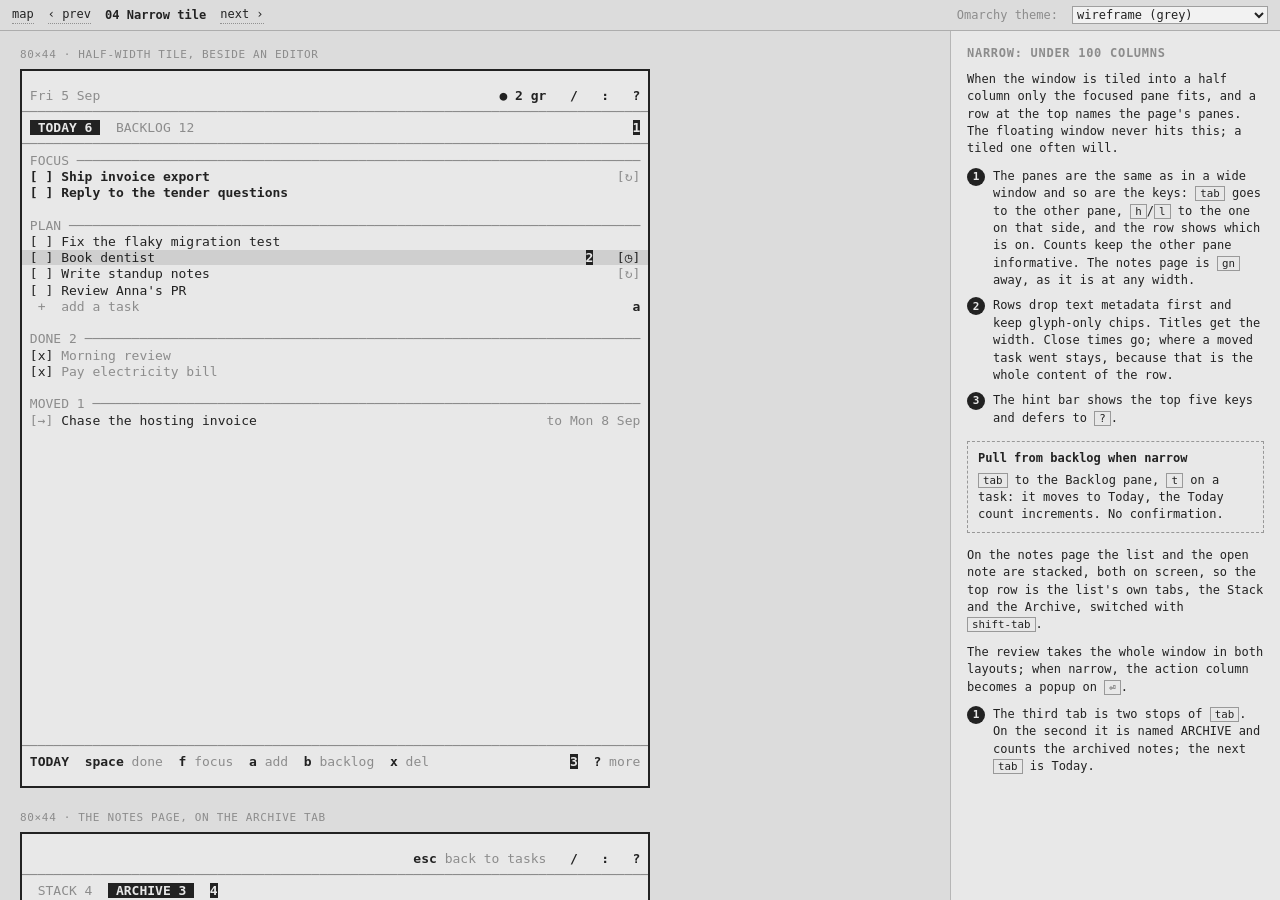
<file: wireframes/04-narrow.html>
<!doctype html>
<html><head><meta charset="utf-8"><title>Half-width tile</title>
<link rel="stylesheet" href="wf.css"><script src="themes.js"></script><script src="wf.js" defer></script></head>
<body>
<div class="stage">
<div class="desktop">
<div class="shot"><div class="lbl">80×44 · half-width tile, beside an editor</div><pre class="tui" style="width:80ch">                                                                                
 <span class="d">Fri 5 Sep</span>                                                   <span class="R b">● 2</span> <span class="k">gr</span>   <span class="k">/</span>   <span class="k">:</span>   <span class="k">?</span> 
<span class="d">────────────────────────────────────────────────────────────────────────────────</span>
 <span class="A b r"> TODAY 6 </span> <span class="d"> BACKLOG 12 </span>                                                       <span class="n">1</span> 
<span class="d">────────────────────────────────────────────────────────────────────────────────</span>
 <span class="d">FOCUS</span> <span class="d">────────────────────────────────────────────────────────────────────────</span> 
 <span class="b">[ ]</span> <span class="b">Ship invoice export</span>                                                    <span class="d">[↻]</span> 
 <span class="b">[ ]</span> <span class="b">Reply to the tender questions</span>                                              
                                                                                
 <span class="d">PLAN</span> <span class="d">─────────────────────────────────────────────────────────────────────────</span> 
 [ ] Fix the flaky migration test                                               
<span class="c"> [ ] Book dentist                                                       </span><span class="n">2</span><span class="c">   </span><span class="C c">[◷]</span><span class="c"> </span>
 [ ] Write standup notes                                                    <span class="d">[↻]</span> 
 [ ] Review Anna&#x27;s PR                                                           
 <span class="d"> +  add a task</span>                                                               <span class="k">a</span> 
                                                                                
 <span class="d">DONE 2</span> <span class="d">───────────────────────────────────────────────────────────────────────</span> 
 <span class="G">[x]</span> <span class="d">Morning review</span>                                                             
 <span class="G">[x]</span> <span class="d">Pay electricity bill</span>                                                       
                                                                                
 <span class="d">MOVED 1</span> <span class="d">──────────────────────────────────────────────────────────────────────</span> 
 <span class="d">[→]</span> Chase the hosting invoice                                     <span class="d">to Mon 8 Sep</span> 
                                                                                
                                                                                
                                                                                
                                                                                
                                                                                
                                                                                
                                                                                
                                                                                
                                                                                
                                                                                
                                                                                
                                                                                
                                                                                
                                                                                
                                                                                
                                                                                
                                                                                
                                                                                
                                                                                
<span class="d">────────────────────────────────────────────────────────────────────────────────</span>
 <span class="b">TODAY</span>  <span class="k">space</span> <span class="d">done</span>  <span class="k">f</span> <span class="d">focus</span>  <span class="k">a</span> <span class="d">add</span>  <span class="k">b</span> <span class="d">backlog</span>  <span class="k">x</span> <span class="d">del</span>                  <span class="n">3</span>  <span class="k">?</span> <span class="d">more</span> 
                                                                                </pre></div>
<div class="shot"><div class="lbl">80×44 · the notes page, on the Archive tab</div><pre class="tui" style="width:80ch">                                                                                
                                                  <span class="k">esc</span> <span class="d">back to tasks</span>   <span class="k">/</span>   <span class="k">:</span>   <span class="k">?</span> 
<span class="d">────────────────────────────────────────────────────────────────────────────────</span>
 <span class="d"> STACK 4 </span> <span class="A b r"> ARCHIVE 3 </span>  <span class="n">4</span>                                                       
<span class="d">────────────────────────────────────────────────────────────────────────────────</span>
<span class="c"> </span><span class="d c"> ▪ </span><span class="c">Retro format ideas: start/stop/continue                               </span><span class="d c">today</span><span class="c"> </span>
 <span class="d"> ▪ </span>Reply to tender Q2, sent 11 Aug                                      <span class="d">3 days</span> 
 <span class="d"> ▪ </span>Old VPN steps, before the switch                                 <span class="d">last month</span> 
                                                                                
 <span class="b">Scratchpad</span> <span class="d">Mon 22 Sep 09:12 · archived today</span> <span class="d">─────────────────────────────────</span> 
  Retro format ideas:                                                           
  - start / stop / continue                                                     
  - sailboat (wind, anchors, rocks)                                             
                                                                                
                                                                                
                                                                                
                                                                                
                                                                                
                                                                                
                                                                                
                                                                                
                                                                                
                                                                                
                                                                                
                                                                                
                                                                                
                                                                                
                                                                                
                                                                                
                                                                                
                                                                                
                                                                                
                                                                                
                                                                                
                                                                                
                                                                                
                                                                                
                                                                                
                                                                                
                                                                                
                                                                                
<span class="d">────────────────────────────────────────────────────────────────────────────────</span>
 <span class="b">ARCHIVE</span>  <span class="k">y</span><span class="d">/</span><span class="k">alt-y</span> <span class="d">copy note</span>  <span class="k">⏎</span> <span class="d">open</span>  <span class="k">a</span> <span class="d">add</span>  <span class="k">x</span> <span class="d">del</span>  <span class="k">esc</span> <span class="d">back</span>              <span class="k">?</span> <span class="d">more</span> 
                                                                                </pre></div>
</div>
<aside class="notes">
<h2>Narrow: under 100 columns</h2>
<p>When the window is tiled into a half column only the focused pane fits, and a row at the top names the page's panes. The floating window never hits this; a tiled one often will.</p>
<ol>
<li>The panes are the same as in a wide window and so are the keys: <kbd>tab</kbd> goes to the other pane, <kbd>h</kbd>/<kbd>l</kbd> to the one on that side, and the row shows which is on. Counts keep the other pane informative. The notes page is <kbd>gn</kbd> away, as it is at any width.</li>
<li>Rows drop text metadata first and keep glyph-only chips. Titles get the width. Close times go; where a moved task went stays, because that is the whole content of the row.</li>
<li>The hint bar shows the top five keys and defers to <kbd>?</kbd>.</li>
</ol>
<div class="flow"><b>Pull from backlog when narrow</b><kbd>tab</kbd> to the Backlog pane, <kbd>t</kbd> on a task: it moves to Today, the Today count increments. No confirmation.</div>
<p>On the notes page the list and the open note are stacked, both on screen, so the top row is the list's own tabs, the Stack and the Archive, switched with <kbd>shift-tab</kbd>.</p>
<p>The review takes the whole window in both layouts; when narrow, the action column becomes a popup on <kbd>⏎</kbd>.</p>
<ol start="4">
<li>The third tab is two stops of <kbd>tab</kbd>. On the second it is named ARCHIVE and counts the archived notes; the next <kbd>tab</kbd> is Today.</li>
</ol>
</aside>
</div>
</body></html>
</file>
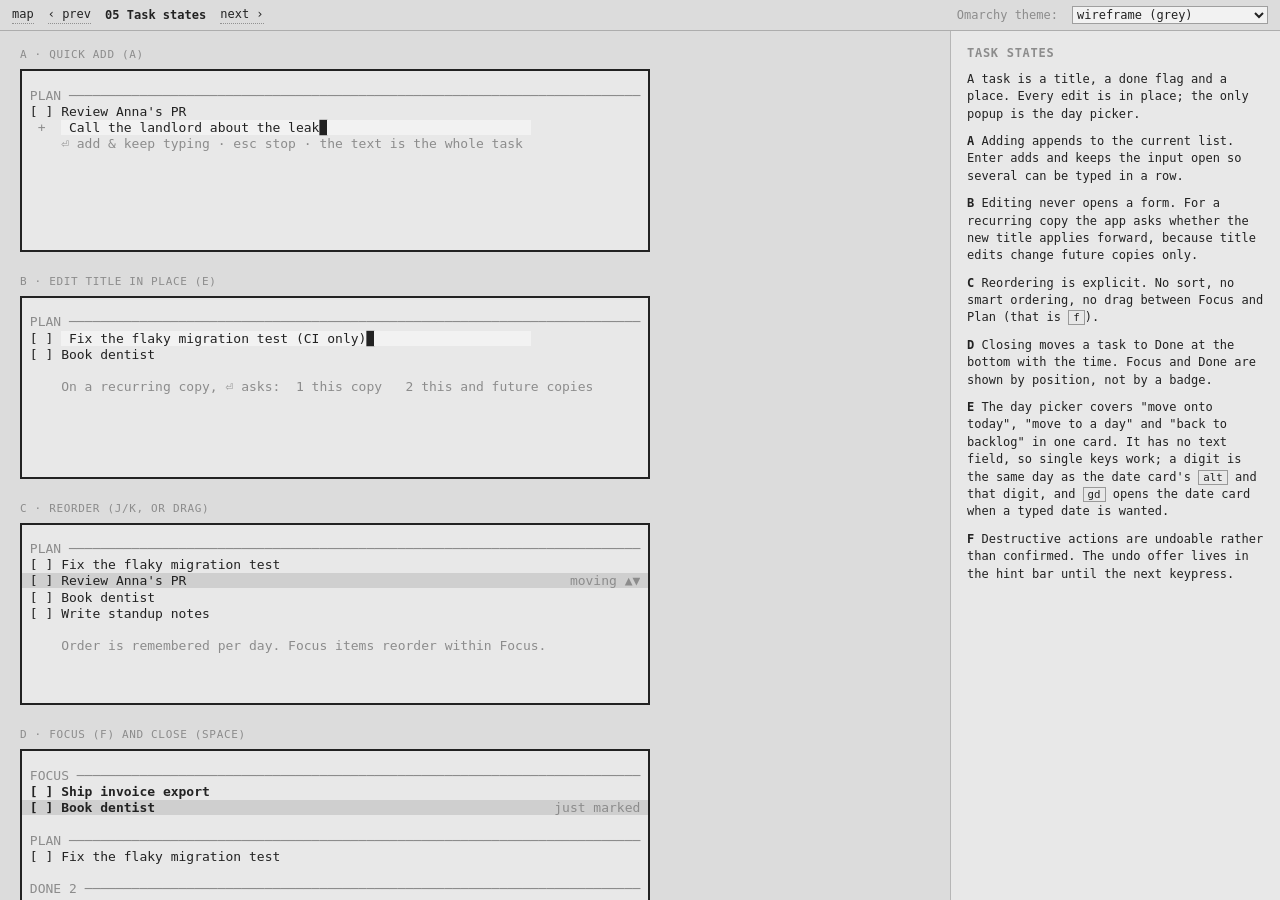
<file: wireframes/05-task-states.html>
<!doctype html>
<html><head><meta charset="utf-8"><title>Task states</title>
<link rel="stylesheet" href="wf.css"><script src="themes.js"></script><script src="wf.js" defer></script></head>
<body>
<div class="stage">
<div class="desktop">
<div class="shot"><div class="lbl">A · Quick add (a)</div><pre class="tui" style="width:80ch">                                                                                
 <span class="d">PLAN</span> <span class="d">─────────────────────────────────────────────────────────────────────────</span> 
 [ ] Review Anna&#x27;s PR                                                           
 <span class="d"> + </span> <span class="i"> Call the landlord about the leak</span><span class="i b">█</span><span class="i">                          </span>               
     <span class="d">⏎ add &amp; keep typing · esc stop · the text is the whole task</span>                
                                                                                
                                                                                
                                                                                
                                                                                
                                                                                
                                                                                </pre></div>
<div class="shot"><div class="lbl">B · Edit title in place (e)</div><pre class="tui" style="width:80ch">                                                                                
 <span class="d">PLAN</span> <span class="d">─────────────────────────────────────────────────────────────────────────</span> 
 [ ] <span class="i"> Fix the flaky migration test (CI only)</span><span class="i b">█</span><span class="i">                    </span>               
 [ ] Book dentist                                                               
                                                                                
     <span class="d">On a recurring copy, ⏎ asks:  1 this copy   2 this and future copies</span>       
                                                                                
                                                                                
                                                                                
                                                                                
                                                                                </pre></div>
<div class="shot"><div class="lbl">C · Reorder (J/K, or drag)</div><pre class="tui" style="width:80ch">                                                                                
 <span class="d">PLAN</span> <span class="d">─────────────────────────────────────────────────────────────────────────</span> 
 [ ] Fix the flaky migration test                                               
<span class="c"> [ ] Review Anna&#x27;s PR                                                 </span><span class="d c">moving ▲▼</span><span class="c"> </span>
 [ ] Book dentist                                                               
 [ ] Write standup notes                                                        
                                                                                
     <span class="d">Order is remembered per day. Focus items reorder within Focus.</span>             
                                                                                
                                                                                
                                                                                </pre></div>
<div class="shot"><div class="lbl">D · Focus (f) and close (space)</div><pre class="tui" style="width:80ch">                                                                                
 <span class="d">FOCUS</span> <span class="d">────────────────────────────────────────────────────────────────────────</span> 
 <span class="b">[ ]</span> <span class="b">Ship invoice export</span>                                                        
<span class="c"> </span><span class="b c">[ ]</span><span class="c"> </span><span class="b c">Book dentist</span><span class="c">                                                   </span><span class="d c">just marked</span><span class="c"> </span>
                                                                                
 <span class="d">PLAN</span> <span class="d">─────────────────────────────────────────────────────────────────────────</span> 
 [ ] Fix the flaky migration test                                               
                                                                                
 <span class="d">DONE 2</span> <span class="d">───────────────────────────────────────────────────────────────────────</span> 
 <span class="G">[x]</span> <span class="d">Review Anna&#x27;s PR</span>                                                     <span class="d">10:41</span> 
 <span class="G">[x]</span> <span class="d">Reply to the tender questions</span>                             <span class="d">was focus</span>  <span class="d">11:02</span> 
     <span class="d">space on a done task reopens it at the end of the plan.</span>                    
     <span class="d">Closing does not erase Focus; the row keeps &quot;was focus&quot;.</span>                   
                                                                                </pre></div>
<div class="shot"><div class="lbl">E · Move to a day… (m), the only popup here</div><pre class="tui" style="width:80ch">                                                                                
<span class="c"> [ ] Clean out the garage                                                       </span>
      <span class="A">┌─</span><span class="A b"> Move </span><span class="d">Clean out the garage </span><span class="A">────────────────────┐</span>                        
      <span class="A">│</span><span class="c"> </span><span class="k c">t</span><span class="c">     Today                          </span><span class="d c">Fri 5 Sep</span><span class="c"> </span><span class="A">│</span>                        
      <span class="A">│</span> <span class="k">1</span>     Tomorrow                       <span class="d">Sat 6 Sep</span> <span class="A">│</span>                        
      <span class="A">│</span> <span class="k">w</span>     Next work day                  <span class="d">Mon 8 Sep</span> <span class="A">│</span>                        
      <span class="A">│</span> <span class="k">2</span>     End of week                    <span class="d">Fri 5 Sep</span> <span class="A">│</span>                        
      <span class="A">│</span> <span class="k">3</span>     Next Monday                    <span class="d">Mon 8 Sep</span> <span class="A">│</span>                        
      <span class="A">│</span> <span class="k">4</span>     In a week                     <span class="d">Fri 12 Sep</span> <span class="A">│</span>                        
      <span class="A">│</span> <span class="k">5</span>     End of month                  <span class="d">Tue 30 Sep</span> <span class="A">│</span>                        
      <span class="A">│</span> <span class="k">gd</span>    Pick a date…                    <span class="d">calendar</span> <span class="A">│</span>                        
      <span class="A">│</span> <span class="k">b</span>     Backlog                           <span class="d">no day</span> <span class="A">│</span>                        
      <span class="A">│</span>                                                <span class="A">│</span>                        
      <span class="A">│</span> <span class="d">no text field here: gd opens the date card for typing</span>                   
      <span class="A">│</span>                                                <span class="A">│</span>                        
      <span class="A">└────────────────────────────────────────────────┘</span>                        
                                                                                
                                                                                </pre></div>
<div class="shot"><div class="lbl">F · Delete (x): no confirm, undo in the hint bar</div><pre class="tui" style="width:80ch">                                                                                
 <span class="d">PLAN</span> <span class="d">─────────────────────────────────────────────────────────────────────────</span> 
 [ ] Fix the flaky migration test                                               
<span class="c"> [ ] Write standup notes                                                        </span>
 [ ] Review Anna&#x27;s PR                                                           
                                                                                
<span class="d">────────────────────────────────────────────────────────────────────────────────</span>
 <span class="b">TODAY</span>  Deleted &quot;Book dentist&quot;  <span class="k">u</span>  <span class="d">undo</span>                                         
                                                                                </pre></div>
</div>
<aside class="notes">
<h2>Task states</h2>
<p>A task is a title, a done flag and a place. Every edit is in place; the only popup is the day picker.</p>
<p><b>A</b> Adding appends to the current list. Enter adds and keeps the input open so several can be typed in a row.</p>
<p><b>B</b> Editing never opens a form. For a recurring copy the app asks whether the new title applies forward, because title edits change future copies only.</p>
<p><b>C</b> Reordering is explicit. No sort, no smart ordering, no drag between Focus and Plan (that is <kbd>f</kbd>).</p>
<p><b>D</b> Closing moves a task to Done at the bottom with the time. Focus and Done are shown by position, not by a badge.</p>
<p><b>E</b> The day picker covers "move onto today", "move to a day" and "back to backlog" in one card. It has no text field, so single keys work; a digit is the same day as the date card's <kbd>alt</kbd> and that digit, and <kbd>gd</kbd> opens the date card when a typed date is wanted.</p>
<p><b>F</b> Destructive actions are undoable rather than confirmed. The undo offer lives in the hint bar until the next keypress.</p>
</aside>
</div>
</body></html>
</file>
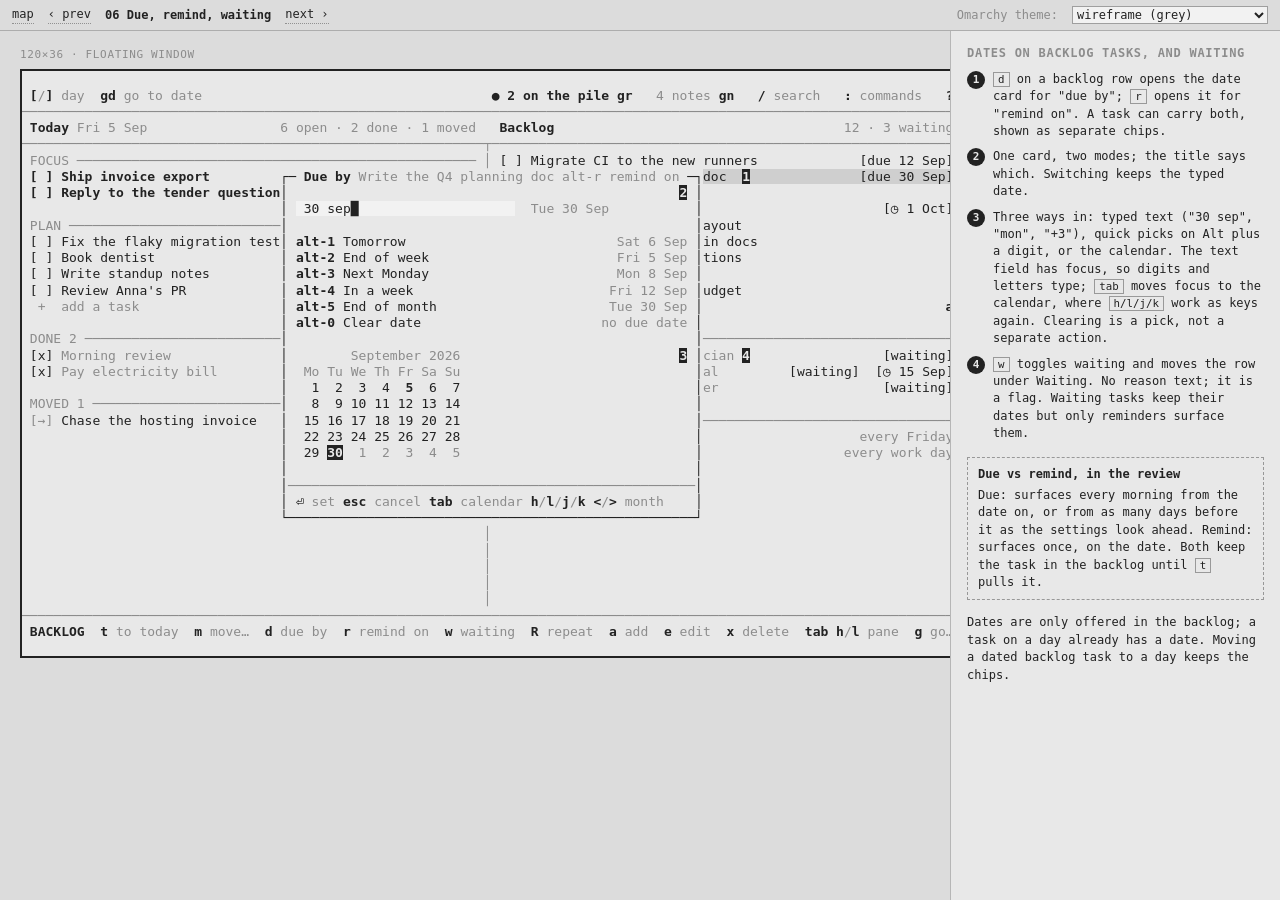
<file: wireframes/06-dates.html>
<!doctype html>
<html><head><meta charset="utf-8"><title>Due, remind, waiting</title>
<link rel="stylesheet" href="wf.css"><script src="themes.js"></script><script src="wf.js" defer></script></head>
<body>
<div class="stage">
<div class="desktop">
<div class="shot"><div class="lbl">120×36 · floating window</div><pre class="tui" style="width:120ch">                                                                                                                        
 <span class="k">[</span><span class="d">/</span><span class="k">]</span> <span class="d">day</span>  <span class="k">gd</span> <span class="d">go to date</span>                                     <span class="R b">● 2 on the pile</span> <span class="k">gr</span>   <span class="d">4 notes</span> <span class="k">gn</span>   <span class="k">/</span> <span class="d">search</span>   <span class="k">:</span> <span class="d">commands</span>   <span class="k">?</span> 
<span class="d">────────────────────────────────────────────────────────────────────────────────────────────────────────────────────────</span>
 <span class="b">Today</span> <span class="d">Fri 5 Sep</span>                 <span class="d">6 open · 2 done · 1 moved</span>   <span class="A b">Backlog</span>                                     <span class="d">12 · 3 waiting</span> 
<span class="d">───────────────────────────────────────────────────────────┬────────────────────────────────────────────────────────────</span>
 <span class="d">FOCUS</span> <span class="d">───────────────────────────────────────────────────</span> <span class="d">│</span> [ ] Migrate CI to the new runners             <span class="Y">[due 12 Sep]</span> 
 <span class="b">[ ]</span> <span class="b">Ship invoice export</span>         <span class="A">┌─</span><span class="A b"> Due by </span><span class="d">Write the Q4 planning doc alt-r remind on </span><span class="A">─┐</span><span class="c">doc  </span><span class="n">1</span><span class="c">              </span><span class="Y c">[due 30 Sep]</span><span class="c"> </span>
 <span class="b">[ ]</span> <span class="b">Reply to the tender question</span><span class="A">│</span>                                                  <span class="n">2</span> <span class="A">│</span>                                 
                                 <span class="A">│</span> <span class="i"> 30 sep</span><span class="i b">█</span><span class="i">                    </span>  <span class="d">Tue 30 Sep</span>           <span class="A">│</span>                       <span class="C">[◷ 1 Oct]</span> 
 <span class="d">PLAN</span> <span class="d">───────────────────────────</span><span class="A">│</span>                                                    <span class="A">│</span>ayout                            
 [ ] Fix the flaky migration test<span class="A">│</span> <span class="k">alt-1</span> Tomorrow                           <span class="d">Sat 6 Sep</span> <span class="A">│</span>in docs                          
 [ ] Book dentist                <span class="A">│</span> <span class="k">alt-2</span> End of week                        <span class="d">Fri 5 Sep</span> <span class="A">│</span>tions                            
 [ ] Write standup notes         <span class="A">│</span> <span class="k">alt-3</span> Next Monday                        <span class="d">Mon 8 Sep</span> <span class="A">│</span>                                 
 [ ] Review Anna&#x27;s PR            <span class="A">│</span> <span class="k">alt-4</span> In a week                         <span class="d">Fri 12 Sep</span> <span class="A">│</span>udget                            
 <span class="d"> +  add a task</span>                  <span class="A">│</span> <span class="k">alt-5</span> End of month                      <span class="d">Tue 30 Sep</span> <span class="A">│</span>                               <span class="k">a</span> 
                                 <span class="A">│</span> <span class="k">alt-0</span> Clear date                       <span class="d">no due date</span> <span class="A">│</span>                                 
 <span class="d">DONE 2</span> <span class="d">─────────────────────────</span><span class="A">│</span>                                                    <span class="A">│</span><span class="d">────────────────────────────────</span> 
 <span class="G">[x]</span> <span class="d">Morning review</span>              <span class="A">│</span> <span class="d">       September 2026</span>                            <span class="n">3</span> <span class="A">│</span><span class="d">cian</span> <span class="n">4</span>                 <span class="M">[waiting]</span> 
 <span class="G">[x]</span> <span class="d">Pay electricity bill</span>        <span class="A">│</span> <span class="d"> Mo Tu We Th Fr Sa Su</span>                              <span class="A">│</span><span class="d">al</span>         <span class="M">[waiting]</span>  <span class="C">[◷ 15 Sep]</span> 
                                 <span class="A">│</span>   1  2  3  4 <span class="b"> 5</span>  6  7                              <span class="A">│</span><span class="d">er</span>                     <span class="M">[waiting]</span> 
 <span class="d">MOVED 1</span> <span class="d">────────────────────────</span><span class="A">│</span>   8  9 10 11 12 13 14                              <span class="A">│</span>                                 
 <span class="d">[→]</span> Chase the hosting invoice   <span class="A">│</span>  15 16 17 18 19 20 21                              <span class="A">│</span><span class="d">────────────────────────────────</span> 
                                 <span class="A">│</span>  22 23 24 25 26 27 28                              <span class="A">│</span>                    <span class="d">every Friday</span> 
                                 <span class="A">│</span>  29 <span class="A b r">30</span> <span class="d"> 1  2  3  4  5</span>                              <span class="A">│</span>                  <span class="d">every work day</span> 
                                 <span class="A">│</span>                                                    <span class="A">│</span>                                 
                                 <span class="A">│</span><span class="d">────────────────────────────────────────────────────</span><span class="A">│</span>                                 
                                 <span class="A">│</span> <span class="k">⏎</span> <span class="d">set</span> <span class="k">esc</span> <span class="d">cancel</span> <span class="k">tab</span> <span class="d">calendar</span> <span class="k">h</span><span class="d">/</span><span class="k">l</span><span class="d">/</span><span class="k">j</span><span class="d">/</span><span class="k">k</span> <span class="k">&lt;</span><span class="d">/</span><span class="k">&gt;</span> <span class="d">month</span>    <span class="A">│</span>                                 
                                 <span class="A">└────────────────────────────────────────────────────┘</span>                                 
                                                           <span class="d">│</span>                                                            
                                                           <span class="d">│</span>                                                            
                                                           <span class="d">│</span>                                                            
                                                           <span class="d">│</span>                                                            
                                                           <span class="d">│</span>                                                            
<span class="d">────────────────────────────────────────────────────────────────────────────────────────────────────────────────────────</span>
 <span class="b">BACKLOG</span>  <span class="k">t</span> <span class="d">to today</span>  <span class="k">m</span> <span class="d">move…</span>  <span class="k">d</span> <span class="d">due by</span>  <span class="k">r</span> <span class="d">remind on</span>  <span class="k">w</span> <span class="d">waiting</span>  <span class="k">R</span> <span class="d">repeat</span>  <span class="k">a</span> <span class="d">add</span>  <span class="k">e</span> <span class="d">edit</span>  <span class="k">x</span> <span class="d">delete</span>  <span class="k">tab h</span><span class="d">/</span><span class="k">l</span> <span class="d">pane</span>  <span class="k">g</span> <span class="d">go…</span> 
                                                                                                                        </pre></div>
</div>
<aside class="notes">
<h2>Dates on backlog tasks, and waiting</h2>
<ol>
<li><kbd>d</kbd> on a backlog row opens the date card for "due by"; <kbd>r</kbd> opens it for "remind on". A task can carry both, shown as separate chips.</li>
<li>One card, two modes; the title says which. Switching keeps the typed date.</li>
<li>Three ways in: typed text ("30 sep", "mon", "+3"), quick picks on Alt plus a digit, or the calendar. The text field has focus, so digits and letters type; <kbd>tab</kbd> moves focus to the calendar, where <kbd>h/l/j/k</kbd> work as keys again. Clearing is a pick, not a separate action.</li>
<li><kbd>w</kbd> toggles waiting and moves the row under Waiting. No reason text; it is a flag. Waiting tasks keep their dates but only reminders surface them.</li>
</ol>
<div class="flow"><b>Due vs remind, in the review</b>Due: surfaces every morning from the date on, or from as many days before it as the settings look ahead. Remind: surfaces once, on the date. Both keep the task in the backlog until <kbd>t</kbd> pulls it.</div>
<p>Dates are only offered in the backlog; a task on a day already has a date. Moving a dated backlog task to a day keeps the chips.</p>
</aside>
</div>
</body></html>
</file>
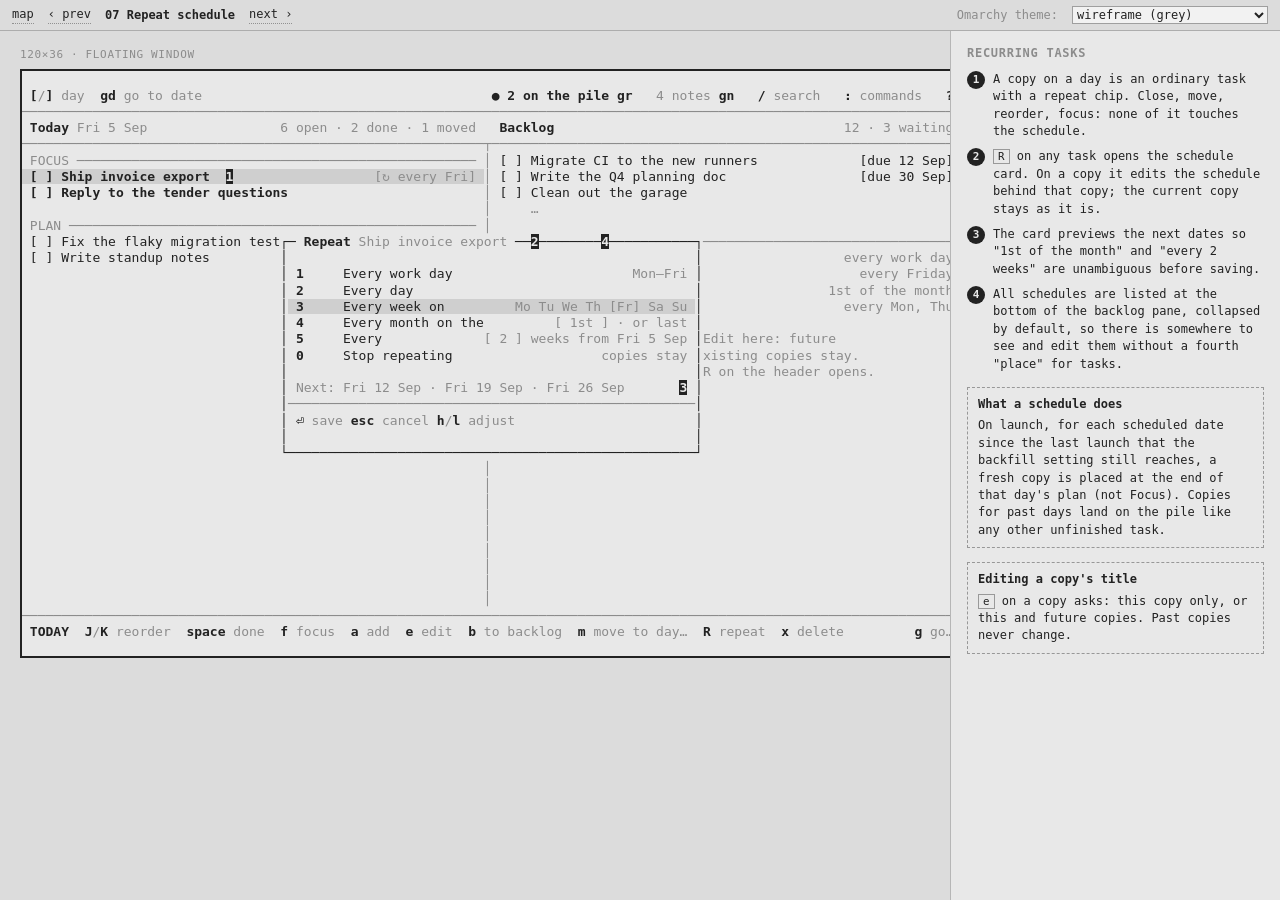
<file: wireframes/07-repeat.html>
<!doctype html>
<html><head><meta charset="utf-8"><title>Repeat schedule</title>
<link rel="stylesheet" href="wf.css"><script src="themes.js"></script><script src="wf.js" defer></script></head>
<body>
<div class="stage">
<div class="desktop">
<div class="shot"><div class="lbl">120×36 · floating window</div><pre class="tui" style="width:120ch">                                                                                                                        
 <span class="k">[</span><span class="d">/</span><span class="k">]</span> <span class="d">day</span>  <span class="k">gd</span> <span class="d">go to date</span>                                     <span class="R b">● 2 on the pile</span> <span class="k">gr</span>   <span class="d">4 notes</span> <span class="k">gn</span>   <span class="k">/</span> <span class="d">search</span>   <span class="k">:</span> <span class="d">commands</span>   <span class="k">?</span> 
<span class="d">────────────────────────────────────────────────────────────────────────────────────────────────────────────────────────</span>
 <span class="A b">Today</span> <span class="d">Fri 5 Sep</span>                 <span class="d">6 open · 2 done · 1 moved</span>   <span class="b">Backlog</span>                                     <span class="d">12 · 3 waiting</span> 
<span class="d">───────────────────────────────────────────────────────────┬────────────────────────────────────────────────────────────</span>
 <span class="d">FOCUS</span> <span class="d">───────────────────────────────────────────────────</span> <span class="d">│</span> [ ] Migrate CI to the new runners             <span class="Y">[due 12 Sep]</span> 
<span class="c"> </span><span class="b c">[ ]</span><span class="c"> </span><span class="b c">Ship invoice export</span><span class="c">  </span><span class="n">1</span><span class="c">                  </span><span class="d c">[↻ every Fri]</span><span class="c"> </span><span class="d">│</span> [ ] Write the Q4 planning doc                 <span class="Y">[due 30 Sep]</span> 
 <span class="b">[ ]</span> <span class="b">Reply to the tender questions</span>                         <span class="d">│</span> [ ] Clean out the garage                                   
                                                           <span class="d">│</span>     <span class="d">…</span>                                                      
 <span class="d">PLAN</span> <span class="d">────────────────────────────────────────────────────</span> <span class="d">│</span>                                                            
 [ ] Fix the flaky migration test<span class="A">┌─</span><span class="A b"> Repeat </span><span class="d">Ship invoice export </span><span class="A">──</span><span class="n">2</span><span class="A">────────</span><span class="n">4</span><span class="A">───────────┐</span><span class="d">────────────────────────────────</span> 
 [ ] Write standup notes         <span class="A">│</span>                                                    <span class="A">│</span>                  <span class="d">every work day</span> 
                                 <span class="A">│</span> <span class="k">1</span>     Every work day                       <span class="d">Mon–Fri</span> <span class="A">│</span>                    <span class="d">every Friday</span> 
                                 <span class="A">│</span> <span class="k">2</span>     Every day                                    <span class="A">│</span>                <span class="d">1st of the month</span> 
                                 <span class="A">│</span><span class="c"> </span><span class="k c">3</span><span class="c">     Every week on         </span><span class="d c">Mo Tu We Th [Fr] Sa Su</span><span class="c"> </span><span class="A">│</span>                  <span class="d">every Mon, Thu</span> 
                                 <span class="A">│</span> <span class="k">4</span>     Every month on the         <span class="d">[ 1st ] · or last</span> <span class="A">│</span>                                 
                                 <span class="A">│</span> <span class="k">5</span>     Every             <span class="d">[ 2 ] weeks from Fri 5 Sep</span> <span class="A">│</span><span class="d">Edit here: future</span>                
                                 <span class="A">│</span> <span class="k">0</span>     Stop repeating                   <span class="d">copies stay</span> <span class="A">│</span><span class="d">xisting copies stay.</span>             
                                 <span class="A">│</span>                                                    <span class="A">│</span><span class="d">R on the header opens.</span>           
                                 <span class="A">│</span> <span class="d">Next: Fri 12 Sep · Fri 19 Sep · Fri 26 Sep</span>       <span class="n">3</span> <span class="A">│</span>                                 
                                 <span class="A">│</span><span class="d">────────────────────────────────────────────────────</span><span class="A">│</span>                                 
                                 <span class="A">│</span> <span class="k">⏎</span> <span class="d">save</span> <span class="k">esc</span> <span class="d">cancel</span> <span class="k">h</span><span class="d">/</span><span class="k">l</span> <span class="d">adjust</span>                       <span class="A">│</span>                                 
                                 <span class="A">│</span>                                                    <span class="A">│</span>                                 
                                 <span class="A">└────────────────────────────────────────────────────┘</span>                                 
                                                           <span class="d">│</span>                                                            
                                                           <span class="d">│</span>                                                            
                                                           <span class="d">│</span>                                                            
                                                           <span class="d">│</span>                                                            
                                                           <span class="d">│</span>                                                            
                                                           <span class="d">│</span>                                                            
                                                           <span class="d">│</span>                                                            
                                                           <span class="d">│</span>                                                            
                                                           <span class="d">│</span>                                                            
<span class="d">────────────────────────────────────────────────────────────────────────────────────────────────────────────────────────</span>
 <span class="b">TODAY</span>  <span class="k">J</span><span class="d">/</span><span class="k">K</span> <span class="d">reorder</span>  <span class="k">space</span> <span class="d">done</span>  <span class="k">f</span> <span class="d">focus</span>  <span class="k">a</span> <span class="d">add</span>  <span class="k">e</span> <span class="d">edit</span>  <span class="k">b</span> <span class="d">to backlog</span>  <span class="k">m</span> <span class="d">move to day…</span>  <span class="k">R</span> <span class="d">repeat</span>  <span class="k">x</span> <span class="d">delete</span>         <span class="k">g</span> <span class="d">go…</span> 
                                                                                                                        </pre></div>
</div>
<aside class="notes">
<h2>Recurring tasks</h2>
<ol>
<li>A copy on a day is an ordinary task with a repeat chip. Close, move, reorder, focus: none of it touches the schedule.</li>
<li><kbd>R</kbd> on any task opens the schedule card. On a copy it edits the schedule behind that copy; the current copy stays as it is.</li>
<li>The card previews the next dates so "1st of the month" and "every 2 weeks" are unambiguous before saving.</li>
<li>All schedules are listed at the bottom of the backlog pane, collapsed by default, so there is somewhere to see and edit them without a fourth "place" for tasks.</li>
</ol>
<div class="flow"><b>What a schedule does</b>On launch, for each scheduled date since the last launch that the backfill setting still reaches, a fresh copy is placed at the end of that day's plan (not Focus). Copies for past days land on the pile like any other unfinished task.</div>
<div class="flow"><b>Editing a copy's title</b><kbd>e</kbd> on a copy asks: this copy only, or this and future copies. Past copies never change.</div>
</aside>
</div>
</body></html>
</file>
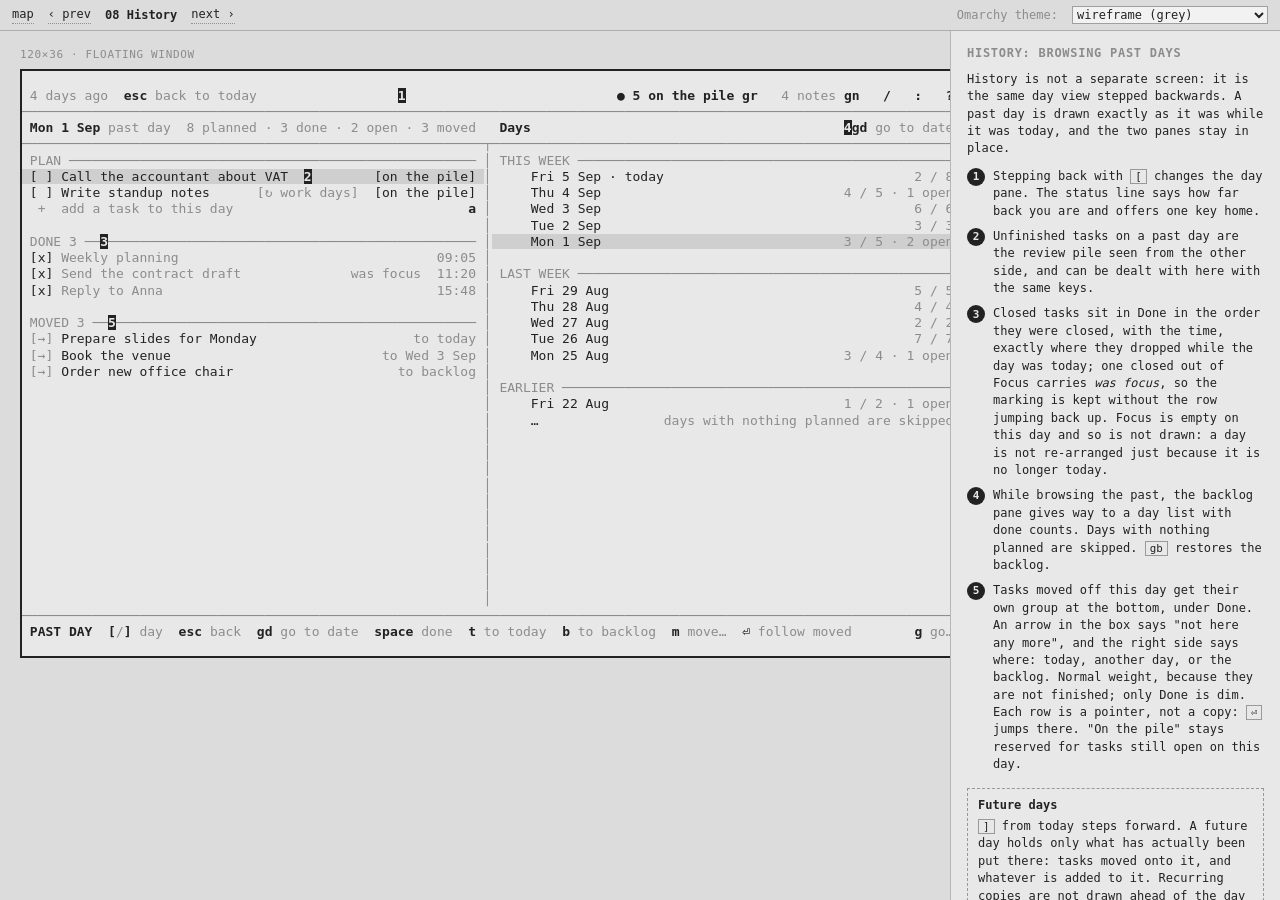
<file: wireframes/08-history.html>
<!doctype html>
<html><head><meta charset="utf-8"><title>History</title>
<link rel="stylesheet" href="wf.css"><script src="themes.js"></script><script src="wf.js" defer></script></head>
<body>
<div class="stage">
<div class="desktop">
<div class="shot"><div class="lbl">120×36 · floating window</div><pre class="tui" style="width:120ch">                                                                                                                        
 <span class="d">4 days ago</span>  <span class="k">esc</span> <span class="d">back to today</span>                  <span class="n">1</span>                           <span class="R b">● 5 on the pile</span> <span class="k">gr</span>   <span class="d">4 notes</span> <span class="k">gn</span>   <span class="k">/</span>   <span class="k">:</span>   <span class="k">?</span> 
<span class="d">────────────────────────────────────────────────────────────────────────────────────────────────────────────────────────</span>
 <span class="A b">Mon 1 Sep</span> <span class="d">past day</span>  <span class="d">8 planned · 3 done · 2 open · 3 moved</span>   <span class="b">Days</span>                                        <span class="n">4</span><span class="k">gd</span> <span class="d">go to date</span> 
<span class="d">───────────────────────────────────────────────────────────┬────────────────────────────────────────────────────────────</span>
 <span class="d">PLAN</span> <span class="d">────────────────────────────────────────────────────</span> <span class="d">│</span> <span class="d">THIS WEEK</span> <span class="d">────────────────────────────────────────────────</span> 
<span class="c"> [ ] Call the accountant about VAT  </span><span class="n">2</span><span class="c">        </span><span class="R c">[on the pile]</span><span class="c"> </span><span class="d">│</span>     Fri 5 Sep · today                                <span class="d">2 / 8</span> 
 [ ] Write standup notes      <span class="d">[↻ work days]</span>  <span class="R">[on the pile]</span> <span class="d">│</span>     Thu 4 Sep                               <span class="d">4 / 5 · 1 open</span> 
 <span class="d"> +  add a task to this day</span>                              <span class="k">a</span> <span class="d">│</span>     Wed 3 Sep                                        <span class="d">6 / 6</span> 
                                                           <span class="d">│</span>     Tue 2 Sep                                        <span class="d">3 / 3</span> 
 <span class="d">DONE 3</span> <span class="d">──</span><span class="n">3</span><span class="d">───────────────────────────────────────────────</span> <span class="d">│</span><span class="c">     Mon 1 Sep                               </span><span class="d c">3 / 5 · 2 open</span><span class="c"> </span>
 <span class="G">[x]</span> <span class="d">Weekly planning</span>                                 <span class="d">09:05</span> <span class="d">│</span>                                                            
 <span class="G">[x]</span> <span class="d">Send the contract draft</span>              <span class="d">was focus</span>  <span class="d">11:20</span> <span class="d">│</span> <span class="d">LAST WEEK</span> <span class="d">────────────────────────────────────────────────</span> 
 <span class="G">[x]</span> <span class="d">Reply to Anna</span>                                   <span class="d">15:48</span> <span class="d">│</span>     Fri 29 Aug                                       <span class="d">5 / 5</span> 
                                                           <span class="d">│</span>     Thu 28 Aug                                       <span class="d">4 / 4</span> 
 <span class="d">MOVED 3</span> <span class="d">──</span><span class="n">5</span><span class="d">──────────────────────────────────────────────</span> <span class="d">│</span>     Wed 27 Aug                                       <span class="d">2 / 2</span> 
 <span class="d">[→]</span> Prepare slides for Monday                    <span class="d">to today</span> <span class="d">│</span>     Tue 26 Aug                                       <span class="d">7 / 7</span> 
 <span class="d">[→]</span> Book the venue                           <span class="d">to Wed 3 Sep</span> <span class="d">│</span>     Mon 25 Aug                              <span class="d">3 / 4 · 1 open</span> 
 <span class="d">[→]</span> Order new office chair                     <span class="d">to backlog</span> <span class="d">│</span>                                                            
                                                           <span class="d">│</span> <span class="d">EARLIER</span> <span class="d">──────────────────────────────────────────────────</span> 
                                                           <span class="d">│</span>     Fri 22 Aug                              <span class="d">1 / 2 · 1 open</span> 
                                                           <span class="d">│</span>     …                <span class="d">days with nothing planned are skipped</span> 
                                                           <span class="d">│</span>                                                            
                                                           <span class="d">│</span>                                                            
                                                           <span class="d">│</span>                                                            
                                                           <span class="d">│</span>                                                            
                                                           <span class="d">│</span>                                                            
                                                           <span class="d">│</span>                                                            
                                                           <span class="d">│</span>                                                            
                                                           <span class="d">│</span>                                                            
                                                           <span class="d">│</span>                                                            
                                                           <span class="d">│</span>                                                            
                                                           <span class="d">│</span>                                                            
<span class="d">────────────────────────────────────────────────────────────────────────────────────────────────────────────────────────</span>
 <span class="b">PAST DAY</span>  <span class="k">[</span><span class="d">/</span><span class="k">]</span> <span class="d">day</span>  <span class="k">esc</span> <span class="d">back</span>  <span class="k">gd</span> <span class="d">go to date</span>  <span class="k">space</span> <span class="d">done</span>  <span class="k">t</span> <span class="d">to today</span>  <span class="k">b</span> <span class="d">to backlog</span>  <span class="k">m</span> <span class="d">move…</span>  <span class="k">⏎</span> <span class="d">follow moved</span>        <span class="k">g</span> <span class="d">go…</span> 
                                                                                                                        </pre></div>
</div>
<aside class="notes">
<h2>History: browsing past days</h2>
<p>History is not a separate screen: it is the same day view stepped backwards. A past day is drawn exactly as it was while it was today, and the two panes stay in place.</p>
<ol>
<li>Stepping back with <kbd>[</kbd> changes the day pane. The status line says how far back you are and offers one key home.</li>
<li>Unfinished tasks on a past day are the review pile seen from the other side, and can be dealt with here with the same keys.</li>
<li>Closed tasks sit in Done in the order they were closed, with the time, exactly where they dropped while the day was today; one closed out of Focus carries <em>was focus</em>, so the marking is kept without the row jumping back up. Focus is empty on this day and so is not drawn: a day is not re-arranged just because it is no longer today.</li>
<li>While browsing the past, the backlog pane gives way to a day list with done counts. Days with nothing planned are skipped. <kbd>gb</kbd> restores the backlog.</li>
<li>Tasks moved off this day get their own group at the bottom, under Done. An arrow in the box says "not here any more", and the right side says where: today, another day, or the backlog. Normal weight, because they are not finished; only Done is dim. Each row is a pointer, not a copy: <kbd>⏎</kbd> jumps there. "On the pile" stays reserved for tasks still open on this day.</li>
</ol>
<div class="flow"><b>Future days</b><kbd>]</kbd> from today steps forward. A future day holds only what has actually been put there: tasks moved onto it, and whatever is added to it. Recurring copies are not drawn ahead of the day that creates them.</div>
</aside>
</div>
</body></html>
</file>
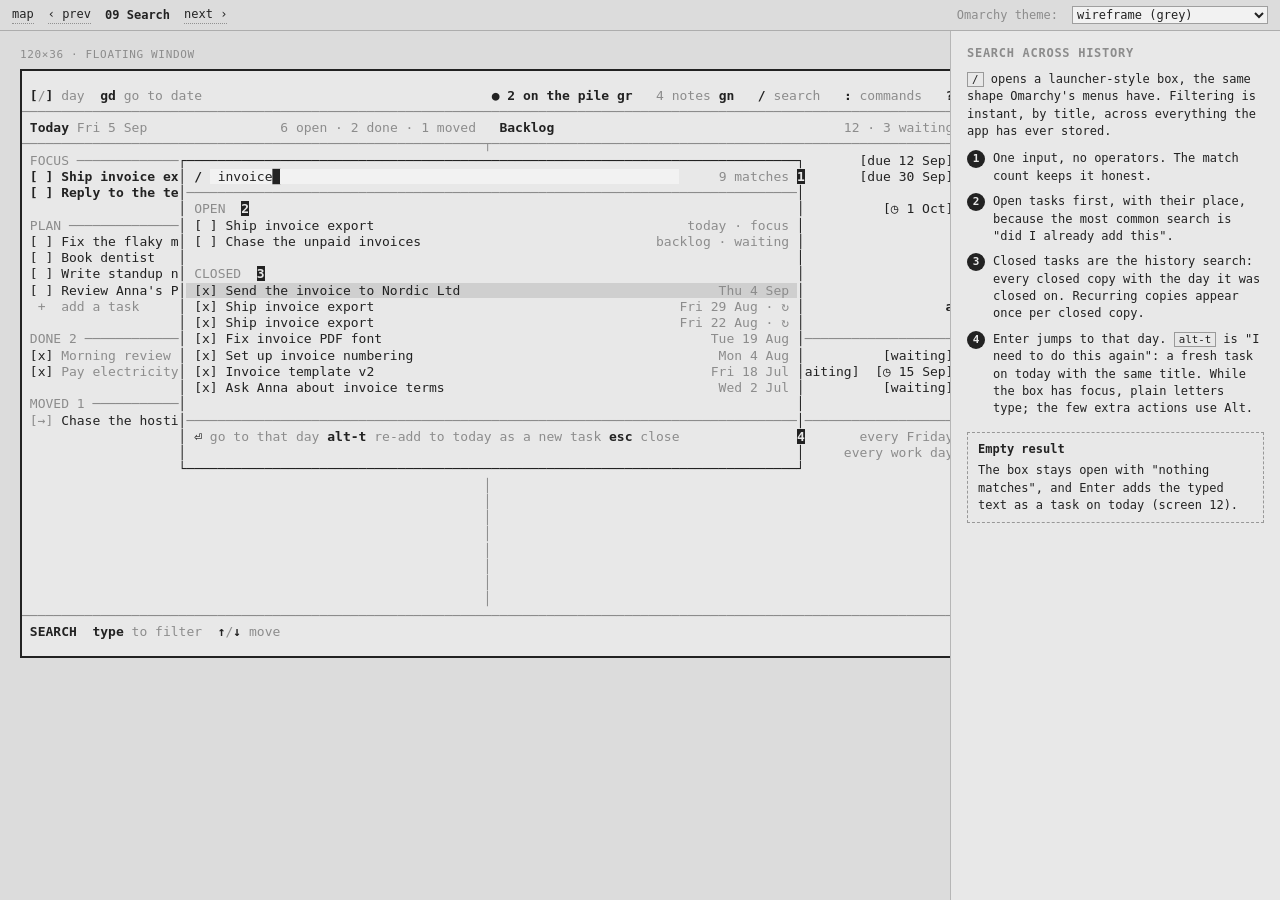
<file: wireframes/09-search.html>
<!doctype html>
<html><head><meta charset="utf-8"><title>Search</title>
<link rel="stylesheet" href="wf.css"><script src="themes.js"></script><script src="wf.js" defer></script></head>
<body>
<div class="stage">
<div class="desktop">
<div class="shot"><div class="lbl">120×36 · floating window</div><pre class="tui" style="width:120ch">                                                                                                                        
 <span class="k">[</span><span class="d">/</span><span class="k">]</span> <span class="d">day</span>  <span class="k">gd</span> <span class="d">go to date</span>                                     <span class="R b">● 2 on the pile</span> <span class="k">gr</span>   <span class="d">4 notes</span> <span class="k">gn</span>   <span class="k">/</span> <span class="d">search</span>   <span class="k">:</span> <span class="d">commands</span>   <span class="k">?</span> 
<span class="d">────────────────────────────────────────────────────────────────────────────────────────────────────────────────────────</span>
 <span class="A b">Today</span> <span class="d">Fri 5 Sep</span>                 <span class="d">6 open · 2 done · 1 moved</span>   <span class="b">Backlog</span>                                     <span class="d">12 · 3 waiting</span> 
<span class="d">───────────────────────────────────────────────────────────┬────────────────────────────────────────────────────────────</span>
 <span class="d">FOCUS</span> <span class="d">─────────────</span><span class="A">┌──────────────────────────────────────────────────────────────────────────────┐</span>       <span class="Y">[due 12 Sep]</span> 
 <span class="b">[ ]</span> <span class="b">Ship invoice ex</span><span class="A">│</span> <span class="b">/</span> <span class="i"> invoice</span><span class="i b">█</span><span class="i">                                                   </span>     <span class="d">9 matches</span> <span class="n">1</span>       <span class="Y">[due 30 Sep]</span> 
 <span class="b">[ ]</span> <span class="b">Reply to the te</span><span class="A">│</span><span class="d">──────────────────────────────────────────────────────────────────────────────</span><span class="A">│</span>                    
                    <span class="A">│</span> <span class="d">OPEN</span>  <span class="n">2</span>                                                                      <span class="A">│</span>          <span class="C">[◷ 1 Oct]</span> 
 <span class="d">PLAN</span> <span class="d">──────────────</span><span class="A">│</span> [ ] Ship invoice export                                        <span class="d">today · focus</span> <span class="A">│</span>                    
 [ ] Fix the flaky m<span class="A">│</span> [ ] Chase the unpaid invoices                              <span class="d">backlog · waiting</span> <span class="A">│</span>                    
 [ ] Book dentist   <span class="A">│</span>                                                                              <span class="A">│</span>                    
 [ ] Write standup n<span class="A">│</span> <span class="d">CLOSED</span>  <span class="n">3</span>                                                                    <span class="A">│</span>                    
 [ ] Review Anna&#x27;s P<span class="A">│</span><span class="c"> </span><span class="G c">[x]</span><span class="c"> Send the invoice to Nordic Ltd                                 </span><span class="d c">Thu 4 Sep</span><span class="c"> </span><span class="A">│</span>                    
 <span class="d"> +  add a task</span>     <span class="A">│</span> <span class="G">[x]</span> Ship invoice export                                       <span class="d">Fri 29 Aug · ↻</span> <span class="A">│</span>                  <span class="k">a</span> 
                    <span class="A">│</span> <span class="G">[x]</span> Ship invoice export                                       <span class="d">Fri 22 Aug · ↻</span> <span class="A">│</span>                    
 <span class="d">DONE 2</span> <span class="d">────────────</span><span class="A">│</span> <span class="G">[x]</span> Fix invoice PDF font                                          <span class="d">Tue 19 Aug</span> <span class="A">│</span><span class="d">───────────────────</span> 
 <span class="G">[x]</span> <span class="d">Morning review</span> <span class="A">│</span> <span class="G">[x]</span> Set up invoice numbering                                       <span class="d">Mon 4 Aug</span> <span class="A">│</span>          <span class="M">[waiting]</span> 
 <span class="G">[x]</span> <span class="d">Pay electricity</span><span class="A">│</span> <span class="G">[x]</span> Invoice template v2                                           <span class="d">Fri 18 Jul</span> <span class="A">│</span><span class="M">aiting]</span>  <span class="C">[◷ 15 Sep]</span> 
                    <span class="A">│</span> <span class="G">[x]</span> Ask Anna about invoice terms                                   <span class="d">Wed 2 Jul</span> <span class="A">│</span>          <span class="M">[waiting]</span> 
 <span class="d">MOVED 1</span> <span class="d">───────────</span><span class="A">│</span>                                                                              <span class="A">│</span>                    
 <span class="d">[→]</span> Chase the hosti<span class="A">│</span><span class="d">──────────────────────────────────────────────────────────────────────────────</span><span class="A">│</span><span class="d">───────────────────</span> 
                    <span class="A">│</span> <span class="k">⏎</span> <span class="d">go to that day</span> <span class="k">alt-t</span> <span class="d">re-add to today as a new task</span> <span class="k">esc</span> <span class="d">close</span>               <span class="n">4</span>       <span class="d">every Friday</span> 
                    <span class="A">│</span>                                                                              <span class="A">│</span>     <span class="d">every work day</span> 
                    <span class="A">└──────────────────────────────────────────────────────────────────────────────┘</span>                    
                                                           <span class="d">│</span>                                                            
                                                           <span class="d">│</span>                                                            
                                                           <span class="d">│</span>                                                            
                                                           <span class="d">│</span>                                                            
                                                           <span class="d">│</span>                                                            
                                                           <span class="d">│</span>                                                            
                                                           <span class="d">│</span>                                                            
                                                           <span class="d">│</span>                                                            
<span class="d">────────────────────────────────────────────────────────────────────────────────────────────────────────────────────────</span>
 <span class="b">SEARCH</span>  <span class="k">type</span> <span class="d">to filter</span>  <span class="k">↑</span><span class="d">/</span><span class="k">↓</span> <span class="d">move</span>                                                                                       
                                                                                                                        </pre></div>
</div>
<aside class="notes">
<h2>Search across history</h2>
<p><kbd>/</kbd> opens a launcher-style box, the same shape Omarchy's menus have. Filtering is instant, by title, across everything the app has ever stored.</p>
<ol>
<li>One input, no operators. The match count keeps it honest.</li>
<li>Open tasks first, with their place, because the most common search is "did I already add this".</li>
<li>Closed tasks are the history search: every closed copy with the day it was closed on. Recurring copies appear once per closed copy.</li>
<li>Enter jumps to that day. <kbd>alt-t</kbd> is "I need to do this again": a fresh task on today with the same title. While the box has focus, plain letters type; the few extra actions use Alt.</li>
</ol>
<div class="flow"><b>Empty result</b>The box stays open with "nothing matches", and Enter adds the typed text as a task on today (screen 12).</div>
</aside>
</div>
</body></html>
</file>
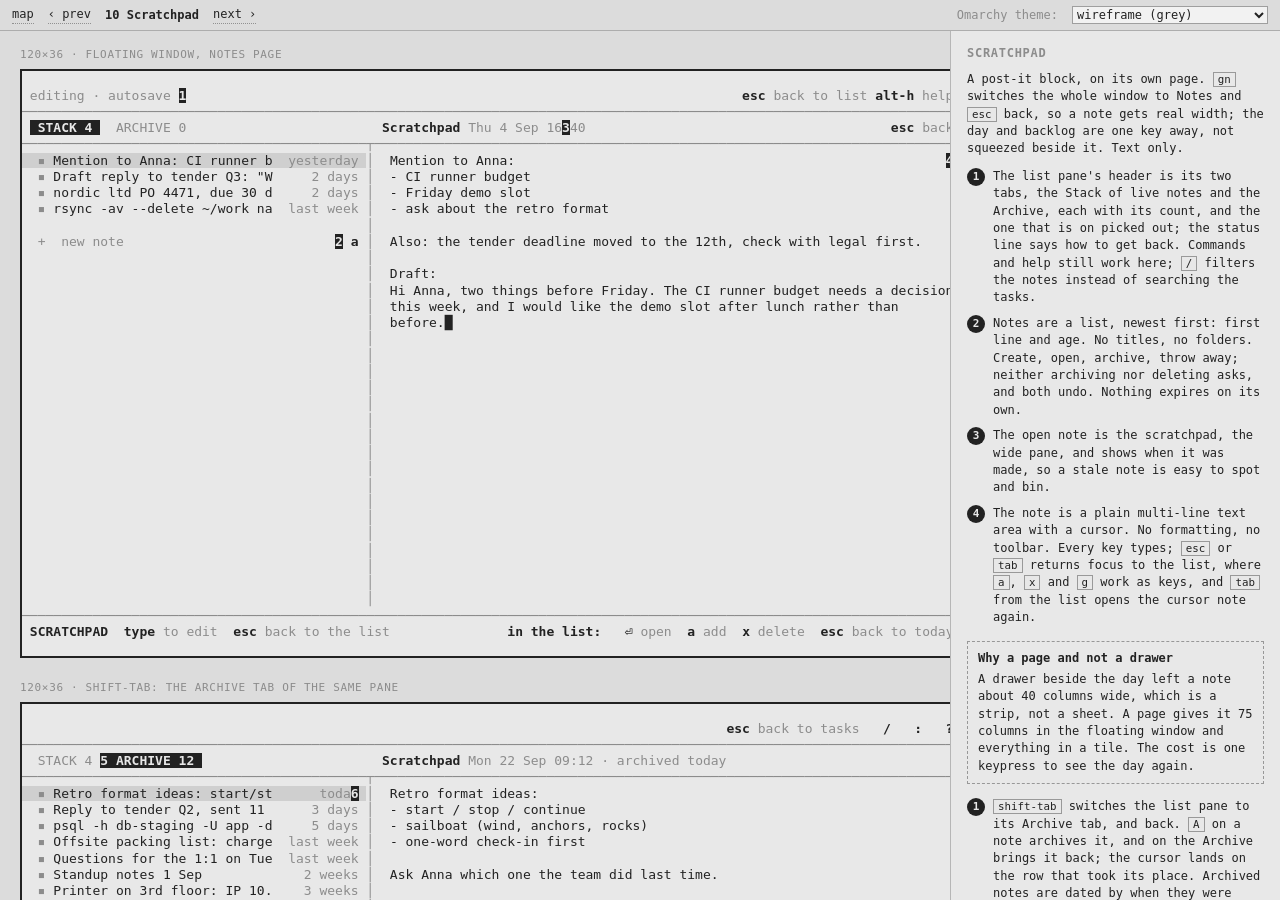
<file: wireframes/10-scratchpad.html>
<!doctype html>
<html><head><meta charset="utf-8"><title>Scratchpad</title>
<link rel="stylesheet" href="wf.css"><script src="themes.js"></script><script src="wf.js" defer></script></head>
<body>
<div class="stage">
<div class="desktop">
<div class="shot"><div class="lbl">120×36 · floating window, notes page</div><pre class="tui" style="width:120ch">                                                                                                                        
 <span class="d">editing · autosave</span> <span class="n">1</span>                                                                       <span class="k">esc</span> <span class="d">back to list</span> <span class="k">alt-h</span> <span class="d">help</span> 
<span class="d">────────────────────────────────────────────────────────────────────────────────────────────────────────────────────────</span>
 <span class="b r"> STACK 4 </span> <span class="d"> ARCHIVE 0 </span>                        <span class="A b">Scratchpad</span> <span class="d">Thu 4 Sep 16</span><span class="n">3</span><span class="d">40</span>                                       <span class="k">esc</span> <span class="d">back</span> 
<span class="d">────────────────────────────────────────────┬───────────────────────────────────────────────────────────────────────────</span>
<span class="c"> </span><span class="d c"> ▪ </span><span class="c">Mention to Anna: CI runner b  </span><span class="d c">yesterday</span><span class="c"> </span><span class="d">│</span>  Mention to Anna:                                                       <span class="n">4</span> 
 <span class="d"> ▪ </span>Draft reply to tender Q3: &quot;W     <span class="d">2 days</span> <span class="d">│</span>  - CI runner budget                                                       
 <span class="d"> ▪ </span>nordic ltd PO 4471, due 30 d     <span class="d">2 days</span> <span class="d">│</span>  - Friday demo slot                                                       
 <span class="d"> ▪ </span>rsync -av --delete ~/work na  <span class="d">last week</span> <span class="d">│</span>  - ask about the retro format                                             
                                            <span class="d">│</span>                                                                           
 <span class="d"> +  new note</span>                           <span class="n">2</span> <span class="k">a</span> <span class="d">│</span>  Also: the tender deadline moved to the 12th, check with legal first.     
                                            <span class="d">│</span>                                                                           
                                            <span class="d">│</span>  Draft:                                                                   
                                            <span class="d">│</span>  Hi Anna, two things before Friday. The CI runner budget needs a decision 
                                            <span class="d">│</span>  this week, and I would like the demo slot after lunch rather than        
                                            <span class="d">│</span>  before.<span class="b">█</span>                                                                 
                                            <span class="d">│</span>                                                                           
                                            <span class="d">│</span>                                                                           
                                            <span class="d">│</span>                                                                           
                                            <span class="d">│</span>                                                                           
                                            <span class="d">│</span>                                                                           
                                            <span class="d">│</span>                                                                           
                                            <span class="d">│</span>                                                                           
                                            <span class="d">│</span>                                                                           
                                            <span class="d">│</span>                                                                           
                                            <span class="d">│</span>                                                                           
                                            <span class="d">│</span>                                                                           
                                            <span class="d">│</span>                                                                           
                                            <span class="d">│</span>                                                                           
                                            <span class="d">│</span>                                                                           
                                            <span class="d">│</span>                                                                           
                                            <span class="d">│</span>                                                                           
                                            <span class="d">│</span>                                                                           
<span class="d">────────────────────────────────────────────────────────────────────────────────────────────────────────────────────────</span>
 <span class="b">SCRATCHPAD</span>  <span class="k">type</span> <span class="d">to edit</span>  <span class="k">esc</span> <span class="d">back to the list</span>               <span class="k">in the list:</span>   <span class="k">⏎</span> <span class="d">open</span>  <span class="k">a</span> <span class="d">add</span>  <span class="k">x</span> <span class="d">delete</span>  <span class="k">esc</span> <span class="d">back to today</span> 
                                                                                                                        </pre></div>
<div class="shot"><div class="lbl">120×36 · shift-tab: the Archive tab of the same pane</div><pre class="tui" style="width:120ch">                                                                                                                        
                                                                                          <span class="k">esc</span> <span class="d">back to tasks</span>   <span class="k">/</span>   <span class="k">:</span>   <span class="k">?</span> 
<span class="d">────────────────────────────────────────────────────────────────────────────────────────────────────────────────────────</span>
 <span class="d"> STACK 4 </span><span class="n">5</span><span class="A b r"> ARCHIVE 12 </span>                       <span class="b">Scratchpad</span> <span class="d">Mon 22 Sep 09:12 · archived today</span>                              
<span class="d">────────────────────────────────────────────┬───────────────────────────────────────────────────────────────────────────</span>
<span class="c"> </span><span class="d c"> ▪ </span><span class="c">Retro format ideas: start/st      </span><span class="d c">toda</span><span class="n">6</span><span class="c"> </span><span class="d">│</span>  Retro format ideas:                                                      
 <span class="d"> ▪ </span>Reply to tender Q2, sent 11      <span class="d">3 days</span> <span class="d">│</span>  - start / stop / continue                                                
 <span class="d"> ▪ </span>psql -h db-staging -U app -d     <span class="d">5 days</span> <span class="d">│</span>  - sailboat (wind, anchors, rocks)                                        
 <span class="d"> ▪ </span>Offsite packing list: charge  <span class="d">last week</span> <span class="d">│</span>  - one-word check-in first                                                
 <span class="d"> ▪ </span>Questions for the 1:1 on Tue  <span class="d">last week</span> <span class="d">│</span>                                                                           
 <span class="d"> ▪ </span>Standup notes 1 Sep             <span class="d">2 weeks</span> <span class="d">│</span>  Ask Anna which one the team did last time.                               
 <span class="d"> ▪ </span>Printer on 3rd floor: IP 10.    <span class="d">3 weeks</span> <span class="d">│</span>                                                                           
 <span class="d"> ▪ </span>Gift ideas for Ida              <span class="d">3 weeks</span> <span class="d">│</span>                                                                           
 <span class="d"> ▪ </span>Old VPN steps, before the sw    <span class="d">4 weeks</span> <span class="d">│</span>                                                                           
 <span class="d"> ▪ </span>Budget 2026 notes from Jens     <span class="d">5 weeks</span> <span class="d">│</span>                                                                           
 <span class="d"> ▪ </span>Invoice template fields         <span class="d">6 weeks</span> <span class="d">│</span>                                                                           
 <span class="d"> ▪ </span>Links from the Rust meetup      <span class="d">7 weeks</span> <span class="d">│</span>                                                                           
                                            <span class="d">│</span>                                                                           
                                            <span class="d">│</span>                                                                           
                                            <span class="d">│</span>                                                                           
                                            <span class="d">│</span>                                                                           
                                            <span class="d">│</span>                                                                           
                                            <span class="d">│</span>                                                                           
                                            <span class="d">│</span>                                                                           
                                            <span class="d">│</span>                                                                           
                                            <span class="d">│</span>                                                                           
                                            <span class="d">│</span>                                                                           
                                            <span class="d">│</span>                                                                           
                                            <span class="d">│</span>                                                                           
                                            <span class="d">│</span>                                                                           
                                            <span class="d">│</span>                                                                           
                                            <span class="d">│</span>                                                                           
                                            <span class="d">│</span>                                                                           
<span class="d">────────────────────────────────────────────────────────────────────────────────────────────────────────────────────────</span>
 <span class="b">ARCHIVE</span>  <span class="k">y</span><span class="d">/</span><span class="k">alt-y</span> <span class="d">copy note</span>  <span class="k">⏎</span> <span class="d">open</span>  <span class="k">a</span> <span class="d">add</span>  <span class="k">A</span> <span class="d">unarchive</span>  <span class="k">x</span> <span class="d">delete</span>  <span class="k">esc</span> <span class="d">back to tasks</span>             <span class="k">shift-tab</span> <span class="d">stack</span>  <span class="k">g</span> <span class="d">go…</span> 
                                                                                                                        </pre></div>
<div class="shot"><div class="lbl">120×36 · / filters the list shown</div><pre class="tui" style="width:120ch">                                                                                                                        
                                                                                          <span class="k">esc</span> <span class="d">back to tasks</span>   <span class="k">/</span>   <span class="k">:</span>   <span class="k">?</span> 
<span class="d">────────────────────────────────────────────────────────────────────────────────────────────────────────────────────────</span>
 <span class="A b r"> STACK 4 </span> <span class="d"> ARCHIVE 12 </span>                       <span class="b">Scratchpad</span> <span class="d">Thu 4 Sep 16:40</span>                                                
<span class="d">────────────────────────────────────────────┬───────────────────────────────────────────────────────────────────────────</span>
 <span class="A"> / </span>anna<span class="b">█</span>   <span class="n">7</span>                               <span class="d">│</span>  Mention to Anna:                                                         
<span class="c"> </span><span class="d c"> ▪ </span><span class="c">Mention to Anna: CI runner b  </span><span class="d c">yesterday</span><span class="c"> </span><span class="d">│</span>  - CI runner budget                                                       
 <span class="d"> ▪ </span>Draft reply to tender Q3: &quot;W     <span class="d">2 days</span> <span class="d">│</span>  - Friday demo slot                                                       
                                            <span class="d">│</span>  - ask about the retro format                                             
 <span class="d"> +  new note</span>                             <span class="k">a</span> <span class="d">│</span>                                                                           
                                            <span class="d">│</span>  Also: the tender deadline moved to the 12th, check with legal first.     
                                            <span class="d">│</span>                                                                           
                                            <span class="d">│</span>                                                                           
                                            <span class="d">│</span>                                                                           
                                            <span class="d">│</span>                                                                           
                                            <span class="d">│</span>                                                                           
                                            <span class="d">│</span>                                                                           
                                            <span class="d">│</span>                                                                           
                                            <span class="d">│</span>                                                                           
                                            <span class="d">│</span>                                                                           
                                            <span class="d">│</span>                                                                           
                                            <span class="d">│</span>                                                                           
                                            <span class="d">│</span>                                                                           
                                            <span class="d">│</span>                                                                           
                                            <span class="d">│</span>                                                                           
                                            <span class="d">│</span>                                                                           
                                            <span class="d">│</span>                                                                           
                                            <span class="d">│</span>                                                                           
                                            <span class="d">│</span>                                                                           
                                            <span class="d">│</span>                                                                           
                                            <span class="d">│</span>                                                                           
                                            <span class="d">│</span>                                                                           
                                            <span class="d">│</span>                                                                           
<span class="d">────────────────────────────────────────────────────────────────────────────────────────────────────────────────────────</span>
 <span class="b">FILTER</span>  <span class="k">type</span> <span class="d">to filter</span>  <span class="k">↑</span><span class="d">/</span><span class="k">↓</span> <span class="d">move</span>  <span class="k">⏎</span> <span class="d">open</span>  <span class="k">tab</span> <span class="d">to the list</span>  <span class="k">esc</span> <span class="d">clear</span>                                                   
                                                                                                                        </pre></div>
<div class="shot"><div class="lbl">120×36 · a note taken out of spell checking</div><pre class="tui" style="width:120ch">                                                                                                                        
 <span class="d">editing · autosave</span>                                                                         <span class="k">esc</span> <span class="d">back to list</span> <span class="k">alt-h</span> <span class="d">help</span> 
<span class="d">────────────────────────────────────────────────────────────────────────────────────────────────────────────────────────</span>
 <span class="b r"> STACK 4 </span> <span class="d"> ARCHIVE 0 </span>                        <span class="A b">Scratchpad</span> <span class="d">Thu 4 Sep 16:40 · no spell check</span> <span class="n">8</span>                    <span class="k">esc</span> <span class="d">back</span> 
<span class="d">────────────────────────────────────────────┬───────────────────────────────────────────────────────────────────────────</span>
<span class="c"> </span><span class="d c"> ▪ </span><span class="c">Test fixtures: xqzt vrrbl kj      </span><span class="d c">today</span><span class="c"> </span><span class="d">│</span>  Test fixtures:                                                           
<span class="c"> </span><span class="d c"> ▪ </span><span class="c">Mention to Anna: CI runner b  </span><span class="d c">yesterday</span><span class="c"> </span><span class="d">│</span>  xqzt vrrbl kjhdf                                                         
 <span class="d"> ▪ </span>Draft reply to tender Q3: &quot;W     <span class="d">2 days</span> <span class="d">│</span>  ZmFrZSB0b2tlbg aGVsbG8gd29ybGQ                                           
 <span class="d"> ▪ </span>nordic ltd PO 4471, due 30 d     <span class="d">2 days</span> <span class="d">│</span>  plonk wibbet frazzle snood<span class="b">█</span>                                              
                                            <span class="d">│</span>                                                                           
 <span class="d"> +  new note</span>                             <span class="k">a</span> <span class="d">│</span>                                                                           
                                            <span class="d">│</span>                                                                           
                                            <span class="d">│</span>                                                                           
                                            <span class="d">│</span>                                                                           
                                            <span class="d">│</span>                                                                           
                                            <span class="d">│</span>                                                                           
                                            <span class="d">│</span>                                                                           
                                            <span class="d">│</span>                                                                           
                                            <span class="d">│</span>                                                                           
                                            <span class="d">│</span>                                                                           
                                            <span class="d">│</span>                                                                           
                                            <span class="d">│</span>                                                                           
                                            <span class="d">│</span>                                                                           
                                            <span class="d">│</span>                                                                           
                                            <span class="d">│</span>                                                                           
                                            <span class="d">│</span>                                                                           
                                            <span class="d">│</span>                                                                           
                                            <span class="d">│</span>                                                                           
                                            <span class="d">│</span>                                                                           
                                            <span class="d">│</span>                                                                           
                                            <span class="d">│</span>                                                                           
                                            <span class="d">│</span>                                                                           
                                            <span class="d">│</span>                                                                           
<span class="d">────────────────────────────────────────────────────────────────────────────────────────────────────────────────────────</span>
 <span class="b">SCRATCHPAD</span>  <span class="k">esc</span> <span class="d">back to the list</span>  <span class="k">ctrl-z</span> <span class="d">undo edit</span>  <span class="k">ctrl-y</span> <span class="d">redo edit</span>  <span class="k">alt-y</span> <span class="d">copy note</span>  <span class="k">type</span> <span class="d">to edit</span>                    
                                                                                                                        </pre></div>
</div>
<aside class="notes">
<h2>Scratchpad</h2>
<p>A post-it block, on its own page. <kbd>gn</kbd> switches the whole window to Notes and <kbd>esc</kbd> back, so a note gets real width; the day and backlog are one key away, not squeezed beside it. Text only.</p>
<ol>
<li>The list pane's header is its two tabs, the Stack of live notes and the Archive, each with its count, and the one that is on picked out; the status line says how to get back. Commands and help still work here; <kbd>/</kbd> filters the notes instead of searching the tasks.</li>
<li>Notes are a list, newest first: first line and age. No titles, no folders. Create, open, archive, throw away; neither archiving nor deleting asks, and both undo. Nothing expires on its own.</li>
<li>The open note is the scratchpad, the wide pane, and shows when it was made, so a stale note is easy to spot and bin.</li>
<li>The note is a plain multi-line text area with a cursor. No formatting, no toolbar. Every key types; <kbd>esc</kbd> or <kbd>tab</kbd> returns focus to the list, where <kbd>a</kbd>, <kbd>x</kbd> and <kbd>g</kbd> work as keys, and <kbd>tab</kbd> from the list opens the cursor note again.</li>
</ol>
<div class="flow"><b>Why a page and not a drawer</b>A drawer beside the day left a note about 40 columns wide, which is a strip, not a sheet. A page gives it 75 columns in the floating window and everything in a tile. The cost is one keypress to see the day again.</div>
<ol start="5">
<li><kbd>shift-tab</kbd> switches the list pane to its Archive tab, and back. <kbd>A</kbd> on a note archives it, and on the Archive brings it back; the cursor lands on the row that took its place. Archived notes are dated by when they were archived, most recent first, and open and take typing like any other.</li>
<li>An archived note's header says when it was made and when it was archived.</li>
<li><kbd>/</kbd> opens a filter at the top of whichever list is showing. Letters type into it and the list narrows as they do, best match first: the letters of every word in order, anywhere in the body. <kbd>↑</kbd>/<kbd>↓</kbd> move, <kbd>⏎</kbd> opens, <kbd>tab</kbd> hands the keyboard to the list with the filter still applied, and <kbd>esc</kbd> clears it. The filter stays while a note is opened from it, and goes with <kbd>shift-tab</kbd> to the other tab.</li>
</ol>
<ol start="8">
<li>A note of gibberish on purpose is taken out of spell checking on its own: <kbd>S</kbd> on the list, <kbd>alt-S</kbd> while editing. Its header ends in "no spell check", it has no underlines and its hint bar drops <kbd>alt-s</kbd>. A checked note shows nothing extra, nor does any list row; with spell checking off in settings no header says it.</li>
</ol>
<div class="flow"><b>Narrow layout</b>The list and the open note stack, and the top row is the list's tabs (screen 04).</div>
</aside>
</div>
</body></html>
</file>
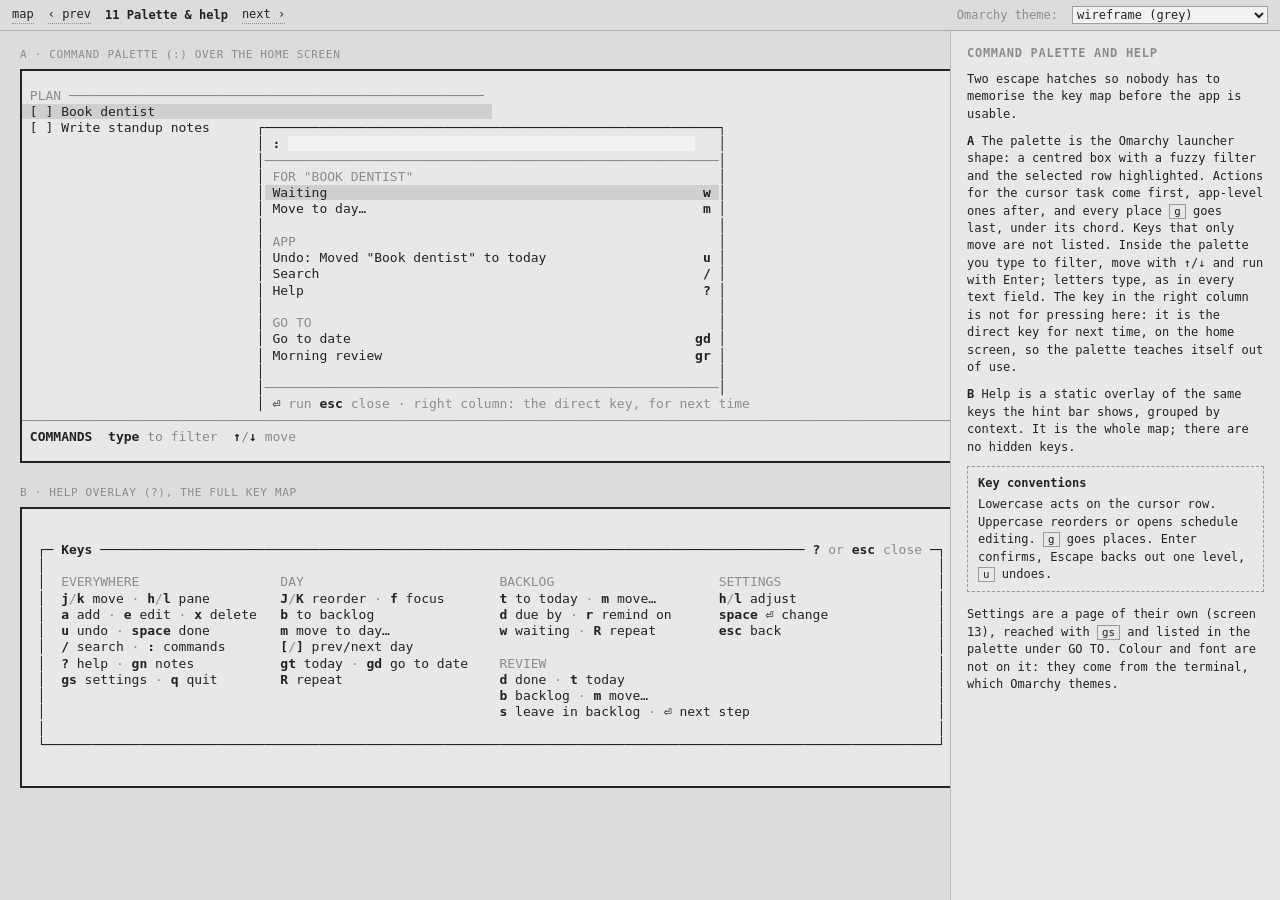
<file: wireframes/11-palette-help.html>
<!doctype html>
<html><head><meta charset="utf-8"><title>Command palette &amp; help</title>
<link rel="stylesheet" href="wf.css"><script src="themes.js"></script><script src="wf.js" defer></script></head>
<body>
<div class="stage">
<div class="desktop">
<div class="shot"><div class="lbl">A · Command palette (:) over the home screen</div><pre class="tui" style="width:120ch">                                                                                                                        
 <span class="d">PLAN</span> <span class="d">─────────────────────────────────────────────────────</span>                                                             
<span class="c"> [ ] Book dentist                                           </span>                                                            
 [ ] Write standup notes      <span class="A">┌──────────────────────────────────────────────────────────┐</span>                              
                              <span class="A">│</span> <span class="b">:</span> <span class="i">                                                    </span>   <span class="A">│</span>                              
                              <span class="A">│</span><span class="d">──────────────────────────────────────────────────────────</span><span class="A">│</span>                              
                              <span class="A">│</span> <span class="d">FOR &quot;BOOK DENTIST&quot;</span>                                       <span class="A">│</span>                              
                              <span class="A">│</span><span class="c"> Waiting                                                </span><span class="k c">w</span><span class="c"> </span><span class="A">│</span>                              
                              <span class="A">│</span> Move to day…                                           <span class="k">m</span> <span class="A">│</span>                              
                              <span class="A">│</span>                                                          <span class="A">│</span>                              
                              <span class="A">│</span> <span class="d">APP</span>                                                      <span class="A">│</span>                              
                              <span class="A">│</span> Undo: Moved &quot;Book dentist&quot; to today                    <span class="k">u</span> <span class="A">│</span>                              
                              <span class="A">│</span> Search                                                 <span class="k">/</span> <span class="A">│</span>                              
                              <span class="A">│</span> Help                                                   <span class="k">?</span> <span class="A">│</span>                              
                              <span class="A">│</span>                                                          <span class="A">│</span>                              
                              <span class="A">│</span> <span class="d">GO TO</span>                                                    <span class="A">│</span>                              
                              <span class="A">│</span> Go to date                                            <span class="k">gd</span> <span class="A">│</span>                              
                              <span class="A">│</span> Morning review                                        <span class="k">gr</span> <span class="A">│</span>                              
                              <span class="A">│</span>                                                          <span class="A">│</span>                              
                              <span class="A">│</span><span class="d">──────────────────────────────────────────────────────────</span><span class="A">│</span>                              
                              <span class="A">│</span> <span class="k">⏎</span> <span class="d">run</span> <span class="k">esc</span> <span class="d">close</span> <span class="d">· right column: the direct key, for next time</span>                           
<span class="d">────────────────────────────────────────────────────────────────────────────────────────────────────────────────────────</span>
 <span class="b">COMMANDS</span>  <span class="k">type</span> <span class="d">to filter</span>  <span class="k">↑</span><span class="d">/</span><span class="k">↓</span> <span class="d">move</span>                                                                                     
                                                                                                                        </pre></div>
<div class="shot"><div class="lbl">B · Help overlay (?), the full key map</div><pre class="tui" style="width:120ch">                                                                                                                        
                                                                                                                        
  <span class="A">┌─</span><span class="A b"> Keys </span><span class="A">──────────────────────────────────────────────────────────────────────────────────────────</span><span class="d"> </span><span class="k">?</span><span class="d"> or </span><span class="k">esc</span><span class="d"> close </span><span class="A">─┐</span>  
  <span class="A">│</span>                                                                                                                  <span class="A">│</span>  
  <span class="A">│</span>  <span class="d">EVERYWHERE</span>                  <span class="d">DAY</span>                         <span class="d">BACKLOG</span>                     <span class="d">SETTINGS</span>                    <span class="A">│</span>  
  <span class="A">│</span>  <span class="k">j</span><span class="d">/</span><span class="k">k</span> move<span class="d"> · </span><span class="k">h</span><span class="d">/</span><span class="k">l</span> pane         <span class="k">J</span><span class="d">/</span><span class="k">K</span> reorder<span class="d"> · </span><span class="k">f</span> focus       <span class="k">t</span> to today<span class="d"> · </span><span class="k">m</span> move…        <span class="k">h</span><span class="d">/</span><span class="k">l</span> adjust                  <span class="A">│</span>  
  <span class="A">│</span>  <span class="k">a</span> add<span class="d"> · </span><span class="k">e</span> edit<span class="d"> · </span><span class="k">x</span> delete   <span class="k">b</span> to backlog                <span class="k">d</span> due by<span class="d"> · </span><span class="k">r</span> remind on      <span class="k">space ⏎</span> change              <span class="A">│</span>  
  <span class="A">│</span>  <span class="k">u</span> undo<span class="d"> · </span><span class="k">space</span> done         <span class="k">m</span> move to day…              <span class="k">w</span> waiting<span class="d"> · </span><span class="k">R</span> repeat        <span class="k">esc</span> back                    <span class="A">│</span>  
  <span class="A">│</span>  <span class="k">/</span> search<span class="d"> · </span><span class="k">:</span> commands       <span class="k">[</span><span class="d">/</span><span class="k">]</span> prev/next day                                                                   <span class="A">│</span>  
  <span class="A">│</span>  <span class="k">?</span> help<span class="d"> · </span><span class="k">gn</span> notes           <span class="k">gt</span> today<span class="d"> · </span><span class="k">gd</span> go to date    <span class="d">REVIEW</span>                                                  <span class="A">│</span>  
  <span class="A">│</span>  <span class="k">gs</span> settings<span class="d"> · </span><span class="k">q</span> quit        <span class="k">R</span> repeat                    <span class="k">d</span> done<span class="d"> · </span><span class="k">t</span> today                                        <span class="A">│</span>  
  <span class="A">│</span>                                                          <span class="k">b</span> backlog<span class="d"> · </span><span class="k">m</span> move…                                     <span class="A">│</span>  
  <span class="A">│</span>                                                          <span class="k">s</span> leave in backlog<span class="d"> · </span><span class="k">⏎</span> next step                        <span class="A">│</span>  
  <span class="A">│</span>                                                                                                                  <span class="A">│</span>  
  <span class="A">└──────────────────────────────────────────────────────────────────────────────────────────────────────────────────┘</span>  
                                                                                                                        
                                                                                                                        </pre></div>
</div>
<aside class="notes">
<h2>Command palette and help</h2>
<p>Two escape hatches so nobody has to memorise the key map before the app is usable.</p>
<p><b>A</b> The palette is the Omarchy launcher shape: a centred box with a fuzzy filter and the selected row highlighted. Actions for the cursor task come first, app-level ones after, and every place <kbd>g</kbd> goes last, under its chord. Keys that only move are not listed. Inside the palette you type to filter, move with ↑/↓ and run with Enter; letters type, as in every text field. The key in the right column is not for pressing here: it is the direct key for next time, on the home screen, so the palette teaches itself out of use.</p>
<p><b>B</b> Help is a static overlay of the same keys the hint bar shows, grouped by context. It is the whole map; there are no hidden keys.</p>
<div class="flow"><b>Key conventions</b>Lowercase acts on the cursor row. Uppercase reorders or opens schedule editing. <kbd>g</kbd> goes places. Enter confirms, Escape backs out one level, <kbd>u</kbd> undoes.</div>
<p>Settings are a page of their own (screen 13), reached with <kbd>gs</kbd> and listed in the palette under GO TO. Colour and font are not on it: they come from the terminal, which Omarchy themes.</p>
</aside>
</div>
</body></html>
</file>
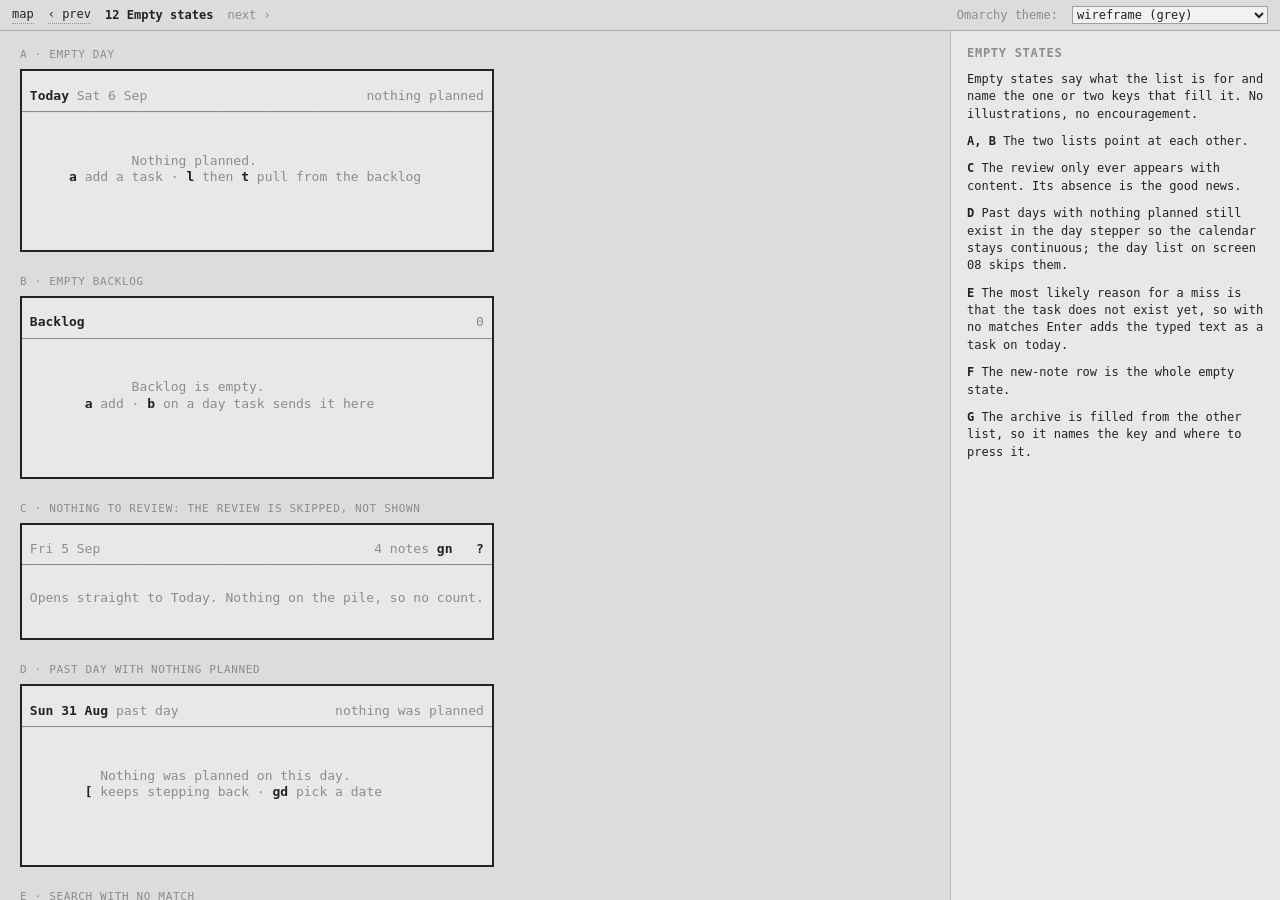
<file: wireframes/12-empty.html>
<!doctype html>
<html><head><meta charset="utf-8"><title>Empty states</title>
<link rel="stylesheet" href="wf.css"><script src="themes.js"></script><script src="wf.js" defer></script></head>
<body>
<div class="stage">
<div class="desktop">
<div class="shot"><div class="lbl">A · Empty day</div><pre class="tui" style="width:60ch">                                                            
 <span class="A b">Today</span> <span class="d">Sat 6 Sep</span>                            <span class="d">nothing planned</span> 
<span class="d">────────────────────────────────────────────────────────────</span>
                                                            
                                                            
              <span class="d">Nothing planned.</span>                              
      <span class="k">a</span> <span class="d">add a task ·</span> <span class="k">l</span> <span class="d">then</span> <span class="k">t</span> <span class="d">pull from the backlog</span>         
                                                            
                                                            
                                                            
                                                            </pre></div>
<div class="shot"><div class="lbl">B · Empty backlog</div><pre class="tui" style="width:60ch">                                                            
 <span class="b">Backlog</span>                                                  <span class="d">0</span> 
<span class="d">────────────────────────────────────────────────────────────</span>
                                                            
                                                            
              <span class="d">Backlog is empty.</span>                             
        <span class="k">a</span> <span class="d">add ·</span> <span class="k">b</span> <span class="d">on a day task sends it here</span>               
                                                            
                                                            
                                                            
                                                            </pre></div>
<div class="shot"><div class="lbl">C · Nothing to review: the review is skipped, not shown</div><pre class="tui" style="width:60ch">                                                            
 <span class="d">Fri 5 Sep</span>                                   <span class="d">4 notes</span> <span class="k">gn</span>   <span class="k">?</span> 
<span class="d">────────────────────────────────────────────────────────────</span>
                                                            
 <span class="d">Opens straight to Today. Nothing on the pile, so no count.</span> 
                                                            
                                                            </pre></div>
<div class="shot"><div class="lbl">D · Past day with nothing planned</div><pre class="tui" style="width:60ch">                                                            
 <span class="A b">Sun 31 Aug</span> <span class="d">past day</span>                    <span class="d">nothing was planned</span> 
<span class="d">────────────────────────────────────────────────────────────</span>
                                                            
                                                            
          <span class="d">Nothing was planned on this day.</span>                  
        <span class="k">[</span> <span class="d">keeps stepping back ·</span> <span class="k">gd</span> <span class="d">pick a date</span>              
                                                            
                                                            
                                                            
                                                            </pre></div>
<div class="shot"><div class="lbl">E · Search with no match</div><pre class="tui" style="width:60ch">                                                            
  <span class="A">┌──────────────────────────────────────────────────────┐</span>  
  <span class="A">│</span> <span class="b">/</span> <span class="i"> tax return</span><span class="i b">█</span><span class="i">                          </span>   <span class="d">0 matches</span> <span class="A">│</span>  
  <span class="A">│</span><span class="d">──────────────────────────────────────────────────────</span><span class="A">│</span>  
  <span class="A">│</span> <span class="d">Nothing matches, open or closed.</span>                     <span class="A">│</span>  
  <span class="A">│</span><span class="d">──────────────────────────────────────────────────────</span><span class="A">│</span>  
  <span class="A">│</span> <span class="k">⏎</span> <span class="d">add &quot;tax return&quot; to today</span> <span class="k">esc</span> <span class="d">close</span>                <span class="A">│</span>  
  <span class="A">└──────────────────────────────────────────────────────┘</span>  
                                                            
                                                            </pre></div>
<div class="shot"><div class="lbl">F · No notes</div><pre class="tui" style="width:60ch">                                                            
 <span class="A b r"> STACK 0 </span> <span class="d"> ARCHIVE 0 </span>                                      
<span class="d">────────────────────────────────────────────────────────────</span>
                                                            
 <span class="d"> +  new note</span>                                             <span class="k">a</span> 
                                                            
                                                            
                                                            </pre></div>
<div class="shot"><div class="lbl">G · Nothing archived</div><pre class="tui" style="width:60ch">                                                            
 <span class="A b">Archive</span> <span class="d">0</span>                                      <span class="k">A</span> <span class="d">unarchive</span> 
<span class="d">────────────────────────────────────────────────────────────</span>
                                                            
                     <span class="d">Nothing archived.</span>                      
                   <span class="k">A</span> <span class="d">on a note puts it here</span>                 
                                                            
                                                            </pre></div>
</div>
<aside class="notes">
<h2>Empty states</h2>
<p>Empty states say what the list is for and name the one or two keys that fill it. No illustrations, no encouragement.</p>
<p><b>A, B</b> The two lists point at each other.</p>
<p><b>C</b> The review only ever appears with content. Its absence is the good news.</p>
<p><b>D</b> Past days with nothing planned still exist in the day stepper so the calendar stays continuous; the day list on screen 08 skips them.</p>
<p><b>E</b> The most likely reason for a miss is that the task does not exist yet, so with no matches Enter adds the typed text as a task on today.</p>
<p><b>F</b> The new-note row is the whole empty state.</p>
<p><b>G</b> The archive is filled from the other list, so it names the key and where to press it.</p>
</aside>
</div>
</body></html>
</file>
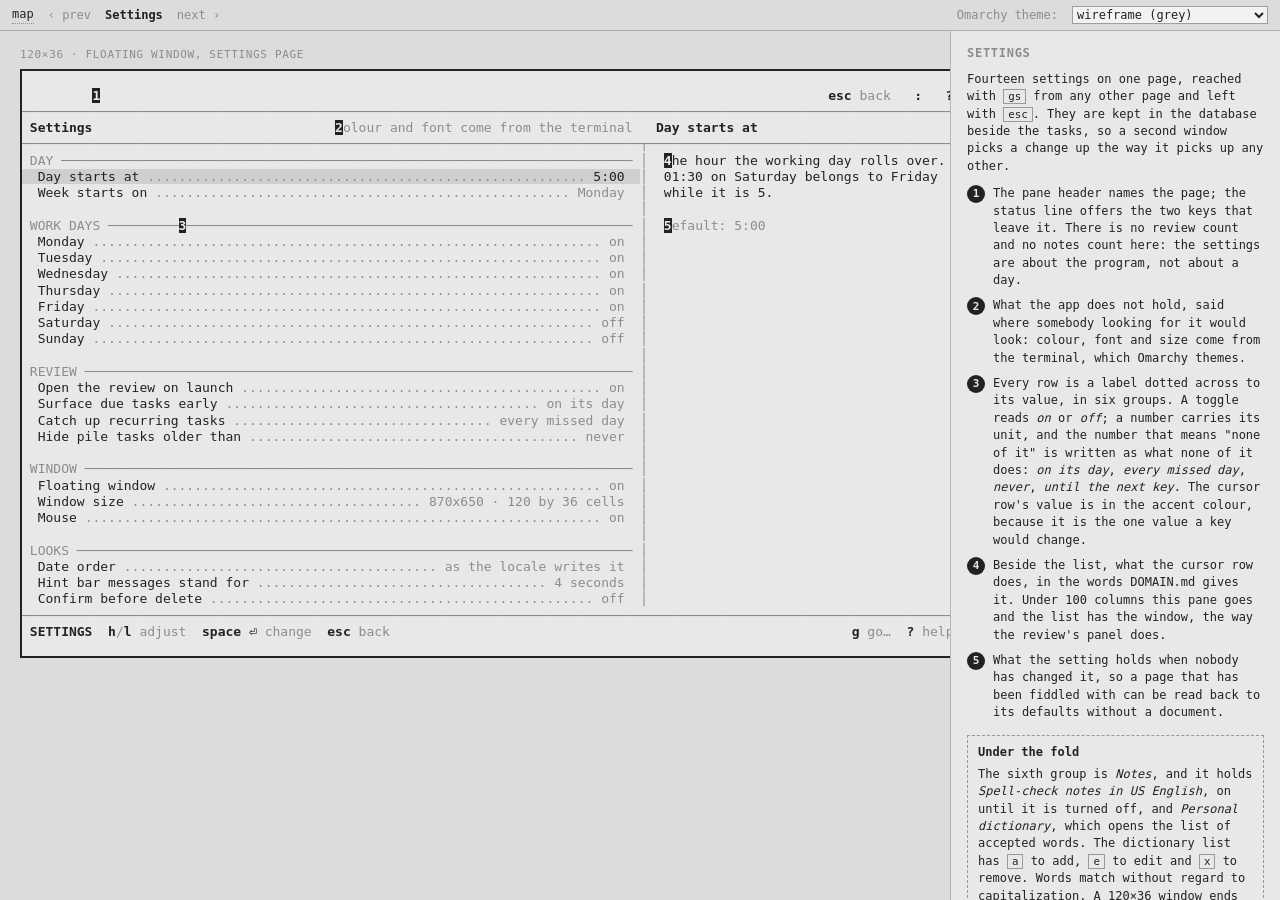
<file: wireframes/13-settings.html>
<!doctype html>
<html><head><meta charset="utf-8"><title>Settings</title>
<link rel="stylesheet" href="wf.css"><script src="themes.js"></script><script src="wf.js" defer></script></head>
<body>
<div class="stage">
<div class="desktop">
<div class="shot"><div class="lbl">120×36 · floating window, settings page</div><pre class="tui" style="width:120ch">                                                                                                                        
         <span class="n">1</span>                                                                                             <span class="k">esc</span> <span class="d">back</span>   <span class="k">:</span>   <span class="k">?</span> 
<span class="d">────────────────────────────────────────────────────────────────────────────────────────────────────────────────────────</span>
 <span class="A b">Settings</span>                               <span class="n">2</span><span class="d">olour and font come from the terminal</span>   <span class="b">Day starts at</span>                          
<span class="d">───────────────────────────────────────────────────────────────────────────────┬────────────────────────────────────────</span>
 <span class="d">DAY</span> <span class="d">─────────────────────────────────────────────────────────────────────────</span> <span class="d">│</span>  <span class="n">4</span>he hour the working day rolls over.  
<span class="c">  Day starts at </span><span class="d c">........................................................</span><span class="c"> </span><span class="A c">5:00</span><span class="c">  </span><span class="d">│</span>  01:30 on Saturday belongs to Friday   
  Week starts on <span class="d">.....................................................</span> <span class="d">Monday</span>  <span class="d">│</span>  while it is 5.                        
                                                                               <span class="d">│</span>                                        
 <span class="d">WORK DAYS</span> <span class="d">─────────</span><span class="n">3</span><span class="d">─────────────────────────────────────────────────────────</span> <span class="d">│</span>  <span class="n">5</span><span class="d">efault: 5:00</span>                         
  Monday <span class="d">.................................................................</span> <span class="d">on</span>  <span class="d">│</span>                                        
  Tuesday <span class="d">................................................................</span> <span class="d">on</span>  <span class="d">│</span>                                        
  Wednesday <span class="d">..............................................................</span> <span class="d">on</span>  <span class="d">│</span>                                        
  Thursday <span class="d">...............................................................</span> <span class="d">on</span>  <span class="d">│</span>                                        
  Friday <span class="d">.................................................................</span> <span class="d">on</span>  <span class="d">│</span>                                        
  Saturday <span class="d">..............................................................</span> <span class="d">off</span>  <span class="d">│</span>                                        
  Sunday <span class="d">................................................................</span> <span class="d">off</span>  <span class="d">│</span>                                        
                                                                               <span class="d">│</span>                                        
 <span class="d">REVIEW</span> <span class="d">──────────────────────────────────────────────────────────────────────</span> <span class="d">│</span>                                        
  Open the review on launch <span class="d">..............................................</span> <span class="d">on</span>  <span class="d">│</span>                                        
  Surface due tasks early <span class="d">........................................</span> <span class="d">on its day</span>  <span class="d">│</span>                                        
  Catch up recurring tasks <span class="d">.................................</span> <span class="d">every missed day</span>  <span class="d">│</span>                                        
  Hide pile tasks older than <span class="d">..........................................</span> <span class="d">never</span>  <span class="d">│</span>                                        
                                                                               <span class="d">│</span>                                        
 <span class="d">WINDOW</span> <span class="d">──────────────────────────────────────────────────────────────────────</span> <span class="d">│</span>                                        
  Floating window <span class="d">........................................................</span> <span class="d">on</span>  <span class="d">│</span>                                        
  Window size <span class="d">.....................................</span> <span class="d">870x650 · 120 by 36 cells</span>  <span class="d">│</span>                                        
  Mouse <span class="d">..................................................................</span> <span class="d">on</span>  <span class="d">│</span>                                        
                                                                               <span class="d">│</span>                                        
 <span class="d">LOOKS</span> <span class="d">───────────────────────────────────────────────────────────────────────</span> <span class="d">│</span>                                        
  Date order <span class="d">........................................</span> <span class="d">as the locale writes it</span>  <span class="d">│</span>                                        
  Hint bar messages stand for <span class="d">.....................................</span> <span class="d">4 seconds</span>  <span class="d">│</span>                                        
  Confirm before delete <span class="d">.................................................</span> <span class="d">off</span>  <span class="d">│</span>                                        
<span class="d">────────────────────────────────────────────────────────────────────────────────────────────────────────────────────────</span>
 <span class="b">SETTINGS</span>  <span class="k">h</span><span class="d">/</span><span class="k">l</span> <span class="d">adjust</span>  <span class="k">space ⏎</span> <span class="d">change</span>  <span class="k">esc</span> <span class="d">back</span>                                                           <span class="k">g</span> <span class="d">go…</span>  <span class="k">?</span> <span class="d">help</span> 
                                                                                                                        </pre></div>
</div>
<aside class="notes">
<h2>Settings</h2>
<p>Fourteen settings on one page, reached with <kbd>gs</kbd> from any other page and left with <kbd>esc</kbd>. They are kept in the database beside the tasks, so a second window picks a change up the way it picks up any other.</p>
<ol>
<li>The pane header names the page; the status line offers the two keys that leave it. There is no review count and no notes count here: the settings are about the program, not about a day.</li>
<li>What the app does not hold, said where somebody looking for it would look: colour, font and size come from the terminal, which Omarchy themes.</li>
<li>Every row is a label dotted across to its value, in six groups. A toggle reads <em>on</em> or <em>off</em>; a number carries its unit, and the number that means "none of it" is written as what none of it does: <em>on its day</em>, <em>every missed day</em>, <em>never</em>, <em>until the next key</em>. The cursor row's value is in the accent colour, because it is the one value a key would change.</li>
<li>Beside the list, what the cursor row does, in the words DOMAIN.md gives it. Under 100 columns this pane goes and the list has the window, the way the review's panel does.</li>
<li>What the setting holds when nobody has changed it, so a page that has been fiddled with can be read back to its defaults without a document.</li>
</ol>
<div class="flow"><b>Under the fold</b>The sixth group is <em>Notes</em>, and it holds <em>Spell-check notes in US English</em>, on until it is turned off, and <em>Personal dictionary</em>, which opens the list of accepted words. The dictionary list has <kbd>a</kbd> to add, <kbd>e</kbd> to edit and <kbd>x</kbd> to remove. Words match without regard to capitalization. A 120×36 window ends on <em>Confirm before delete</em>, so the row is reached by walking the cursor down onto it and letting the list scroll, a line at a time, the way every other list in the app scrolls. A taller window has the whole page at once.</div>
<div class="flow"><b>Changing one</b><kbd>h</kbd> and <kbd>l</kbd> step the value; <kbd>space</kbd> and <kbd>⏎</kbd> change it. On a row holding a number or the window size, <kbd>⏎</kbd> opens a field in place of the value: type it, <kbd>⏎</kbd> saves, <kbd>esc</kbd> keeps what was there. Every change is written at once, like every other change in the app, and none of them is on the undo stack.</div>
<div class="flow"><b>Refusals</b>A number outside its range is held to the range rather than refused. The one thing that is refused is a week with no work day in it, which says so in the hint bar and leaves the row as it was.</div>
<div class="flow"><b>The window</b>Floating and the window size are Hyprland's to keep, so the app writes its own rule the moment either changes and says in the hint bar what came back — including, off Hyprland, that there is nothing there to tell.</div>
</aside>
</div>
</body></html>
</file>
<file: wireframes/wf.css>
/* Wireframe stylesheet. Tokens are named after Omarchy's colors.toml keys so
   wf.js can swap a real theme in with ?theme=<name>. Default is grey. */
:root {
  --background: #e8e8e8; --lighter_background: #f2f2f2; --dark_background: #dcdcdc;
  --foreground: #222; --muted: #8c8c8c; --accent: #222; --selection: #cfcfcf;
  --red: #222; --yellow: #222; --green: #222; --blue: #222; --cyan: #222; --magenta: #222;
  --line-25: color-mix(in srgb, var(--foreground) 25%, transparent);
  --line-40: color-mix(in srgb, var(--foreground) 40%, transparent);
  --font: "JetBrainsMono Nerd Font", "CaskaydiaMono Nerd Font", "JetBrains Mono", ui-monospace, monospace;
}
* { box-sizing: border-box; }
html, body { margin: 0; height: 100%; }
body { font: 13px/1.45 var(--font); color: var(--foreground); background: var(--dark_background); display: flex; flex-direction: column; min-height: 100vh; }
kbd { font: inherit; font-size: .9em; padding: 0 4px; border: 1px solid var(--line-40); line-height: 1.3; white-space: nowrap; }
code { font: inherit; }

/* Wireframe chrome */
.wf-nav { display: flex; align-items: center; gap: 14px; padding: 6px 12px; border-bottom: 1px solid var(--line-25); font-size: 12px; color: var(--muted); }
.wf-nav a { color: var(--foreground); text-decoration: none; border-bottom: 1px dotted var(--line-40); }
.wf-nav .spacer { flex: 1; }
.wf-nav select { font: inherit; background: var(--lighter_background); color: var(--foreground); border: 1px solid var(--line-40); }
.wf-nav .screen { color: var(--foreground); font-weight: 700; }
.stage { display: flex; flex: 1; min-height: 0; }
.desktop { flex: 1; min-width: 0; padding: 16px 20px; overflow: auto; }
.notes { width: 330px; flex: none; padding: 14px 16px; border-left: 1px solid var(--line-25); background: var(--background); font-size: 12px; overflow: auto; }
.notes h2 { font-size: 12px; margin: 0 0 8px; text-transform: uppercase; letter-spacing: .06em; color: var(--muted); }
.notes ol { padding: 0; margin: 0 0 14px; list-style: none; counter-reset: note; }
.notes li { position: relative; padding-left: 26px; margin: 0 0 8px; }
.notes li::before { content: counter(note); counter-increment: note; position: absolute; left: 0; top: 0; width: 18px; height: 18px; border-radius: 50%; background: var(--foreground); color: var(--background); font-size: 11px; font-weight: 700; display: inline-flex; align-items: center; justify-content: center; }
.notes p { margin: 0 0 10px; }
.notes .flow { border: 1px dashed var(--line-40); padding: 8px 10px; margin: 0 0 14px; }
.notes .flow b { display: block; margin-bottom: 4px; }

/* Terminal grid */
.shot { margin: 0 0 22px; }
.shot .lbl { font-size: 11px; text-transform: uppercase; letter-spacing: .06em; color: var(--muted); margin: 0 0 6px; }
pre.tui {
  margin: 0; padding: 0; font: 13px/1.25 var(--font); background: var(--background); color: var(--foreground);
  border: 2px solid var(--accent); white-space: pre; overflow: hidden; box-sizing: content-box;
}
pre.tui .b { font-weight: 700; }
pre.tui .d { color: var(--muted); }
pre.tui .A { color: var(--accent); }
pre.tui .R { color: var(--red); }
pre.tui .Y { color: var(--yellow); }
pre.tui .G { color: var(--green); }
pre.tui .B { color: var(--blue); }
pre.tui .C { color: var(--cyan); }
pre.tui .M { color: var(--magenta); }
pre.tui .c { background: var(--selection); }
pre.tui .r { background: var(--foreground); color: var(--background); }
pre.tui .n { background: var(--foreground); color: var(--background); font-weight: 700; }
pre.tui .i { background: var(--lighter_background); }
pre.tui .k { font-weight: 700; color: var(--accent); }

/* Index: map and flows */
.doc h1 { font-size: 16px; margin: 0 0 6px; }
.doc h2 { font-size: 12px; text-transform: uppercase; letter-spacing: .08em; color: var(--muted); margin: 26px 0 8px; }
.doc p { max-width: 80ch; }
.doc table { border-collapse: collapse; font-size: 12px; }
.doc td, .doc th { border: 1px solid var(--line-25); padding: 4px 10px; text-align: left; vertical-align: top; }
.map { display: grid; grid-template-columns: repeat(4, 1fr); gap: 12px; margin: 10px 0 24px; }
.step { border: 1px solid var(--line-40); background: var(--lighter_background); padding: 8px 10px; font-size: 12px; position: relative; }
.step small { display: block; color: var(--muted); font-size: 11px; margin-top: 2px; }
.step.decision { border-style: dashed; background: transparent; }
.step.screen { border-width: 2px; }
.step.end { border-radius: 14px; }
.step a { color: inherit; text-decoration: none; }
.step .keys { margin-top: 6px; }
.step .keys kbd { margin-right: 4px; }
.flows { display: grid; grid-template-columns: repeat(4, 1fr); gap: 22px 26px; margin: 8px 0 26px; }
.flow-col h3 { font-size: 11px; text-transform: uppercase; letter-spacing: .06em; color: var(--muted); margin: 0 0 8px; font-weight: 700; }
.flow-col .arrow { display: block; text-align: center; padding: 1px 0; line-height: 1.2; color: var(--muted); font-size: 12px; }
.flow-col .arrow small { display: inline-block; margin: 0 4px 0 0; font-size: 10px; }
.flow-col .note { font-size: 11px; color: var(--muted); margin-top: 8px; }
</file>
